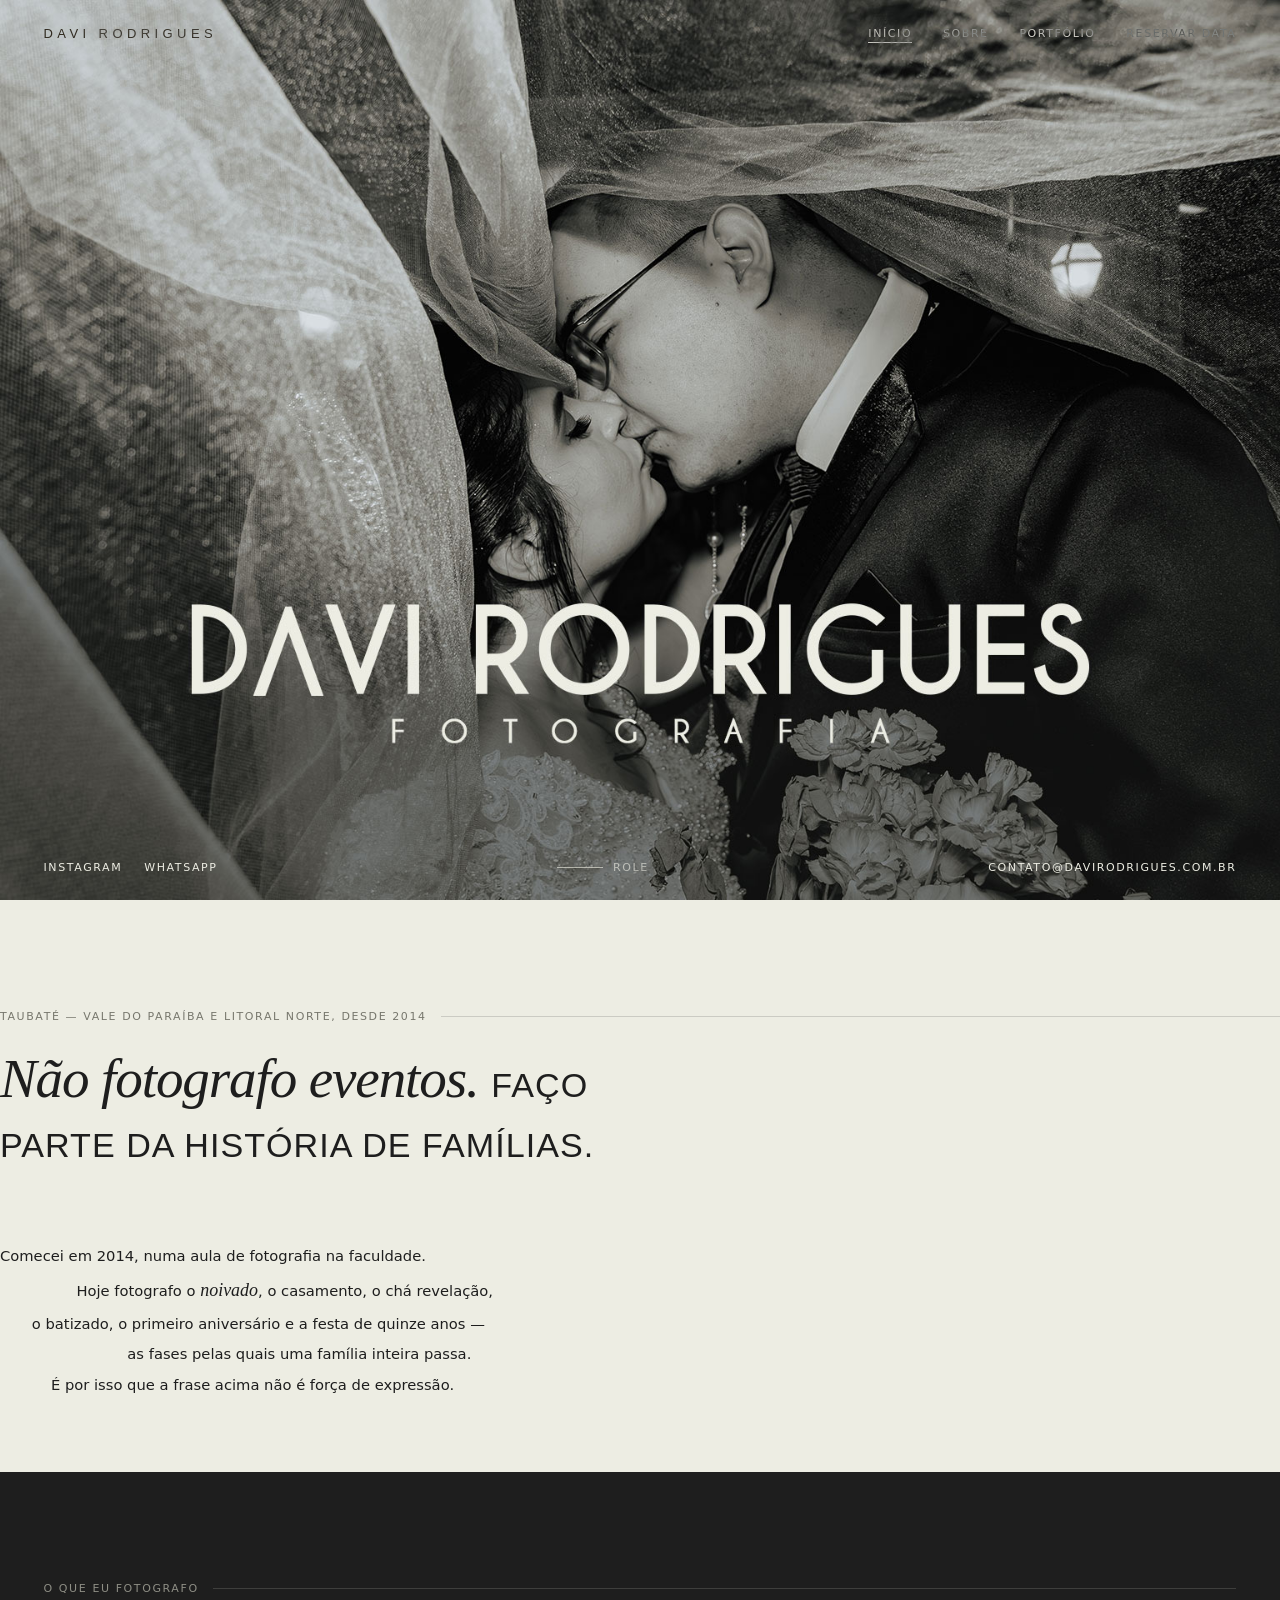
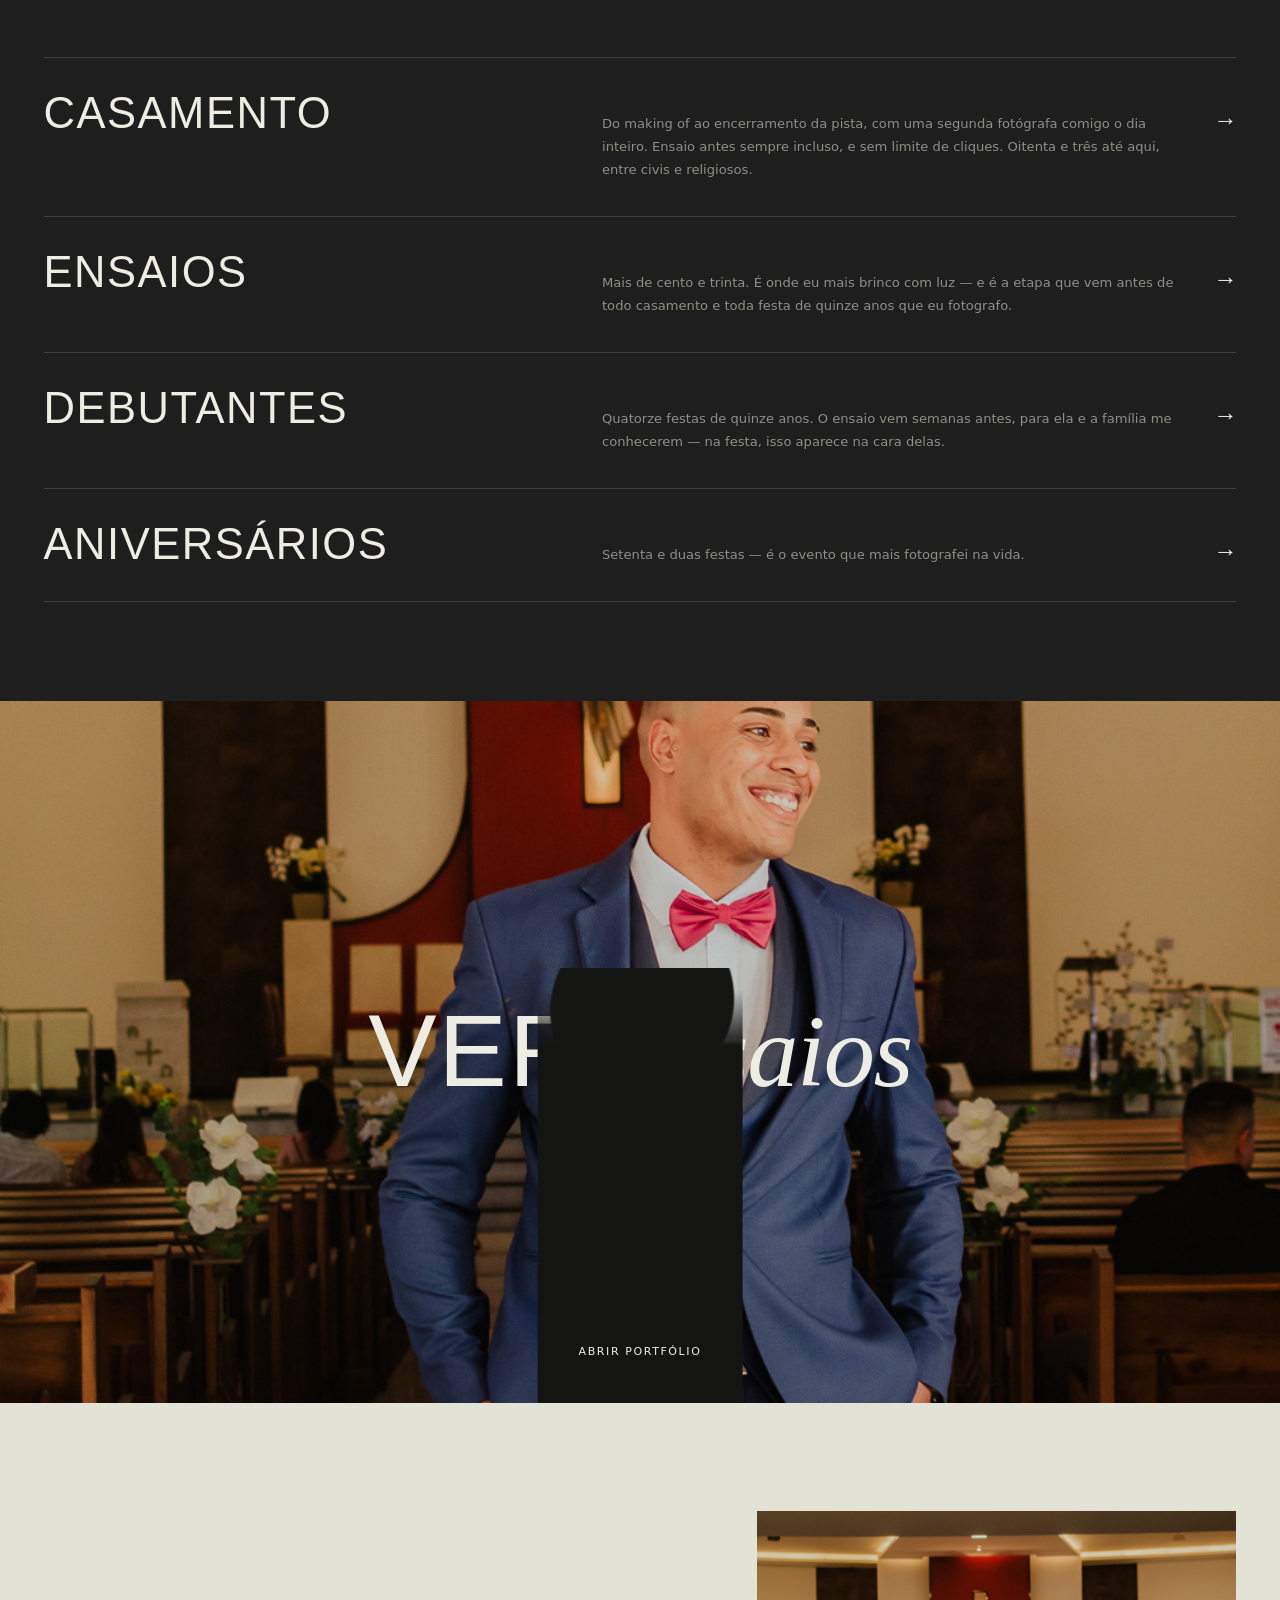
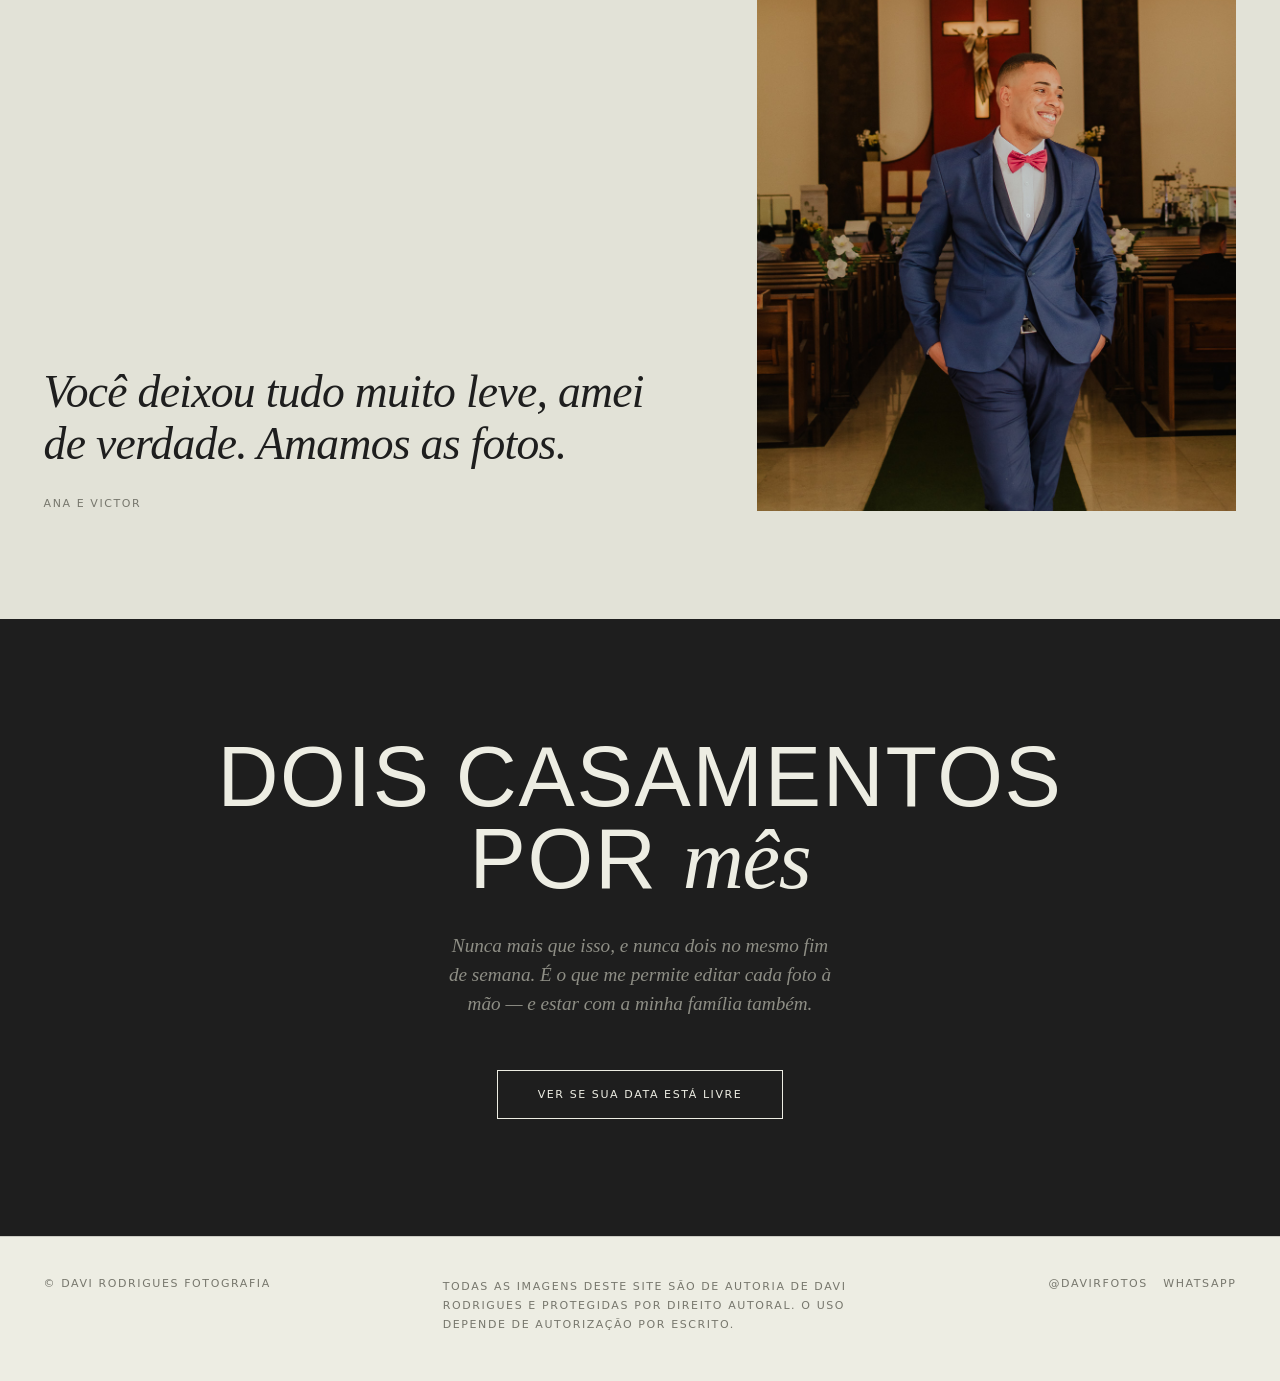
<file: index.html>
<!DOCTYPE html>
<html lang="pt-BR">
<head>
  <meta charset="utf-8">
  <meta name="viewport" content="width=device-width, initial-scale=1">
  <title>Davi Rodrigues Fotografia — Casamentos em Taubaté e no Vale do Paraíba</title>
  <meta name="description" content="Não fotografo eventos: faço parte da história de famílias. Fotografia de casamento em Taubaté, Vale do Paraíba e todo o Brasil, desde 2014.">
  <link rel="stylesheet" href="assets/css/site.css">
</head>
<body>

<header class="site-head">
  <a class="brand" href="index.html">Davi Rodrigues</a>
  <nav class="site-nav micro">
    <a class="lnk" href="index.html" aria-current="page">Início</a>
    <a class="lnk" href="sobre.html">Sobre</a>
    <a class="lnk" href="portfolio.html">Portfólio</a>
    <a class="lnk" href="contato.html">Reservar data</a>
  </nav>
</header>

<main>

  <section class="hero">
    <img class="hero-img" src="assets/img/hero.jpg"
         alt="Casal em silhueta diante de uma cruz de madeira iluminada por trás, em contraluz âmbar e turquesa"
         fetchpriority="high" decoding="async">

    <!-- O nome está embutido na foto, então o wordmark em HTML fica desativado
         para não duplicar. Quando existir uma versão da imagem SEM texto,
         reativar este bloco e remover a regra "contain" do site.css:

    <div class="hero-mark">
      <h1 class="name">Davi Rodrigues</h1>
      <p class="sub">Fotografia</p>
    </div>
    -->
    <h1 class="visually-hidden">Davi Rodrigues Fotografia</h1>

    <div class="hero-foot">
      <div class="set micro">
        <a class="lnk" href="https://instagram.com/davirfotos" target="_blank" rel="noopener">Instagram</a>
        <a class="lnk" href="https://wa.me/5512988275053" target="_blank" rel="noopener">WhatsApp</a>
      </div>
      <div class="hero-scroll micro"><i></i> Role</div>
      <a class="micro lnk" href="mailto:contato@davirodrigues.com.br">contato@davirodrigues.com.br</a>
    </div>
  </section>

  <section class="manifesto wrap rev">
    <p class="micro eyebrow">Taubaté — Vale do Paraíba e Litoral Norte, desde 2014</p>
    <p class="lead">Não fotografo eventos. <b>Faço parte da história de famílias.</b></p>
    <div class="stagger">
      <span>Comecei em 2014, numa aula de fotografia na faculdade.</span>
      <span>Hoje fotografo o <em>noivado</em>, o casamento, o chá revelação,</span>
      <span>o batizado, o primeiro aniversário e a festa de quinze anos —</span>
      <span>as fases pelas quais uma família inteira passa.</span>
      <span>É por isso que a frase acima não é força de expressão.</span>
    </div>
  </section>

  <section class="services inverted">
    <div class="wrap rev">
      <p class="micro eyebrow">O que eu fotografo</p>
      <ul class="svc-list">
        <li><a href="portfolio.html">
          <span class="svc-name">Casamento</span>
          <span class="svc-note">Do making of ao encerramento da pista, com uma segunda fotógrafa comigo o dia inteiro. Ensaio antes sempre incluso, e sem limite de cliques. Oitenta e três até aqui, entre civis e religiosos.</span>
          <span class="svc-arrow">&rarr;</span>
        </a></li>
        <li><a href="portfolio.html">
          <span class="svc-name">Ensaios</span>
          <span class="svc-note">Mais de cento e trinta. É onde eu mais brinco com luz — e é a etapa que vem antes de todo casamento e toda festa de quinze anos que eu fotografo.</span>
          <span class="svc-arrow">&rarr;</span>
        </a></li>
        <li><a href="portfolio.html">
          <span class="svc-name">Debutantes</span>
          <span class="svc-note">Quatorze festas de quinze anos. O ensaio vem semanas antes, para ela e a família me conhecerem — na festa, isso aparece na cara delas.</span>
          <span class="svc-arrow">&rarr;</span>
        </a></li>
        <li><a href="portfolio.html">
          <span class="svc-name">Aniversários</span>
          <span class="svc-note">Setenta e duas festas — é o evento que mais fotografei na vida.</span>
          <span class="svc-arrow">&rarr;</span>
        </a></li>
      </ul>
    </div>
  </section>

  <section class="band">
    <div class="ph"><img src="assets/img/exemplo-casamento.jpg" alt="Noivo caminhando pela nave da igreja"></div>
    <div class="band-type"><p class="mixed">Ver <em>ensaios</em></p></div>
    <div class="band-cutout" aria-hidden="true"></div>
    <a class="band-cta micro lnk" href="portfolio.html">Abrir portfólio</a>
  </section>

  <section class="quote">
    <div class="wrap rev">
      <div class="grid">
        <figure style="margin:0">
          <blockquote>Você deixou tudo muito leve, amei de verdade. Amamos as fotos.</blockquote>
          <figcaption class="micro">Ana e Victor</figcaption>
        </figure>
        <div class="ph"><img src="assets/img/exemplo-casamento.jpg" alt=""></div>
      </div>
    </div>
  </section>

  <section class="cta inverted">
    <div class="wrap rev">
      <p class="mixed">Dois casamentos por <em>mês</em></p>
      <p class="note">Nunca mais que isso, e nunca dois no mesmo fim de semana. É o que me permite editar cada foto à mão — e estar com a minha família também.</p>
      <a class="go micro" href="https://wa.me/5512988275053" target="_blank" rel="noopener">Ver se sua data está livre</a>
    </div>
  </section>

</main>

<footer class="site-foot">
  <div class="wrap row">
    <p class="micro" style="margin:0">&copy; Davi Rodrigues Fotografia</p>
    <p class="micro micro-light legal" style="margin:0">Todas as imagens deste site são de autoria de Davi Rodrigues e protegidas por direito autoral. O uso depende de autorização por escrito.</p>
    <p class="micro" style="margin:0">
      <a class="lnk" href="https://instagram.com/davirfotos" target="_blank" rel="noopener">@davirfotos</a> &nbsp;
      <a class="lnk" href="https://wa.me/5512988275053" target="_blank" rel="noopener">WhatsApp</a>
    </p>
  </div>
</footer>

<script src="assets/js/site.js"></script>
</body>
</html>
</file>
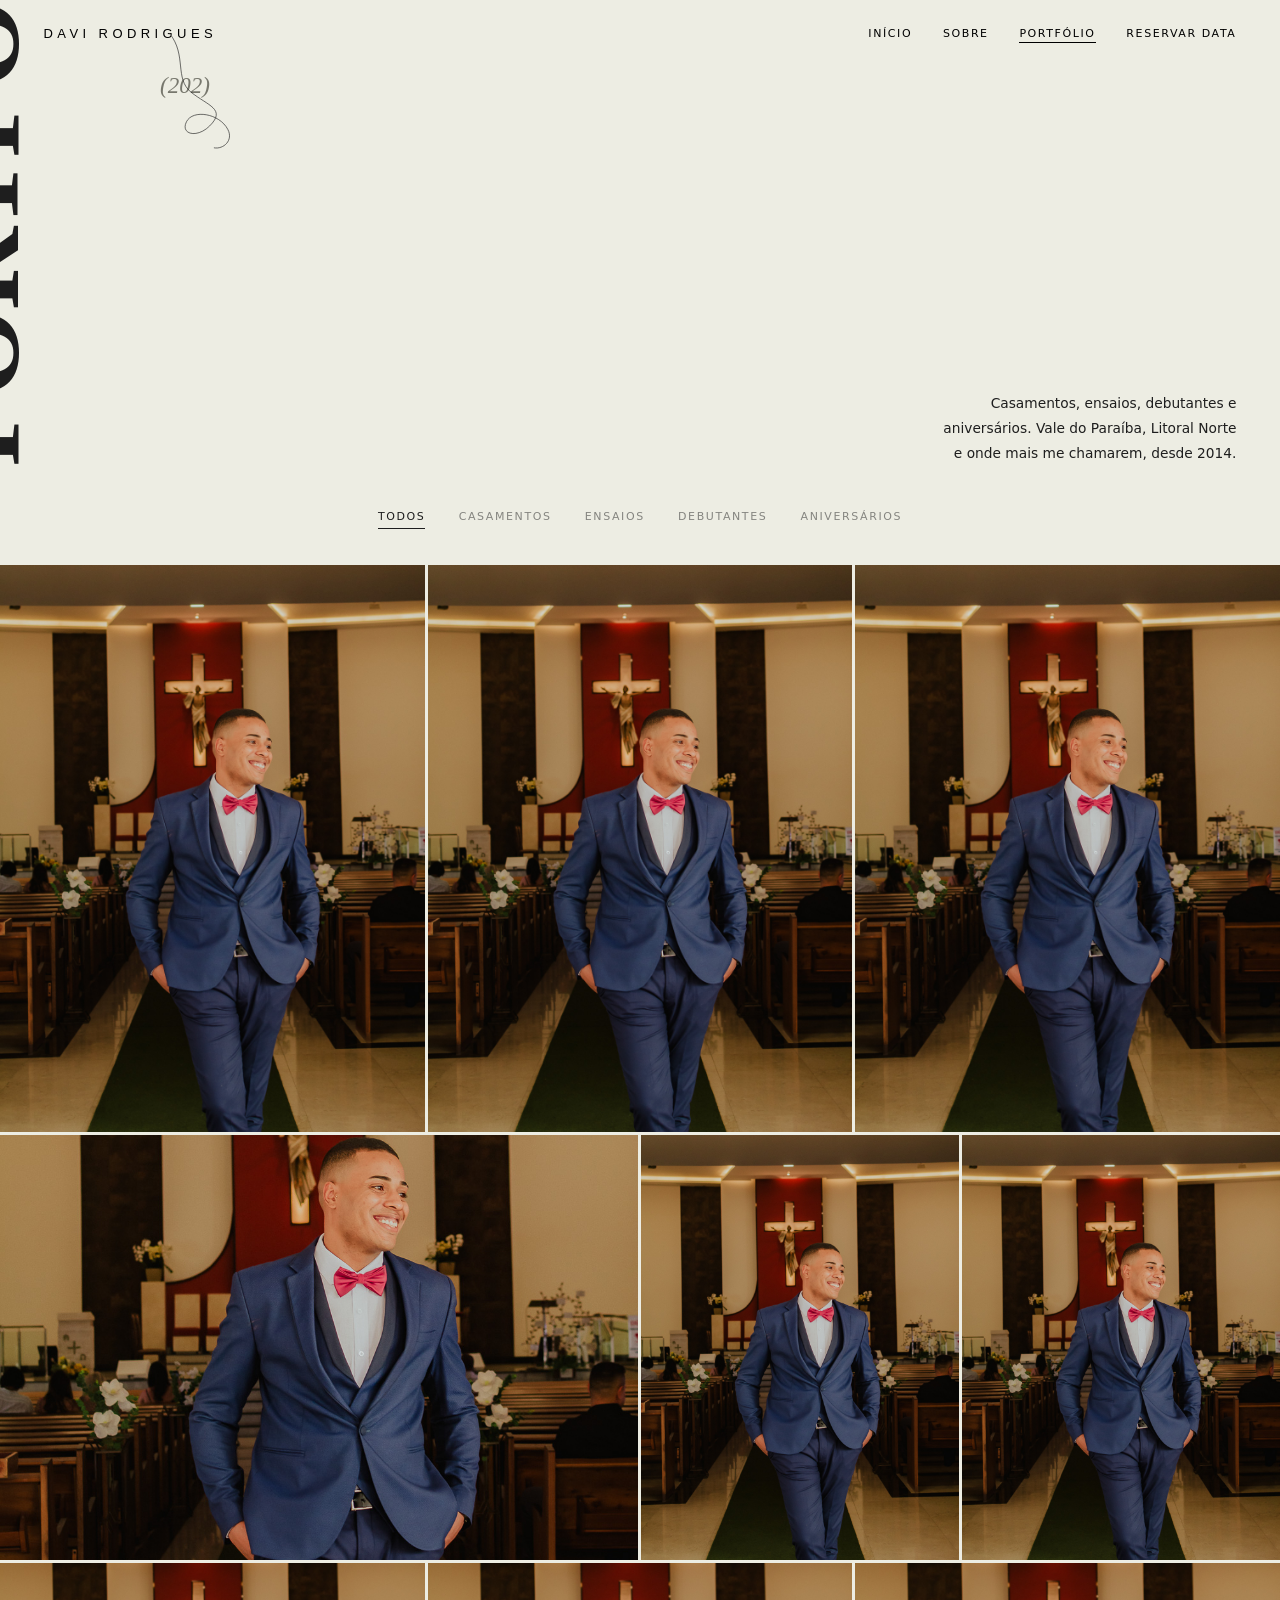
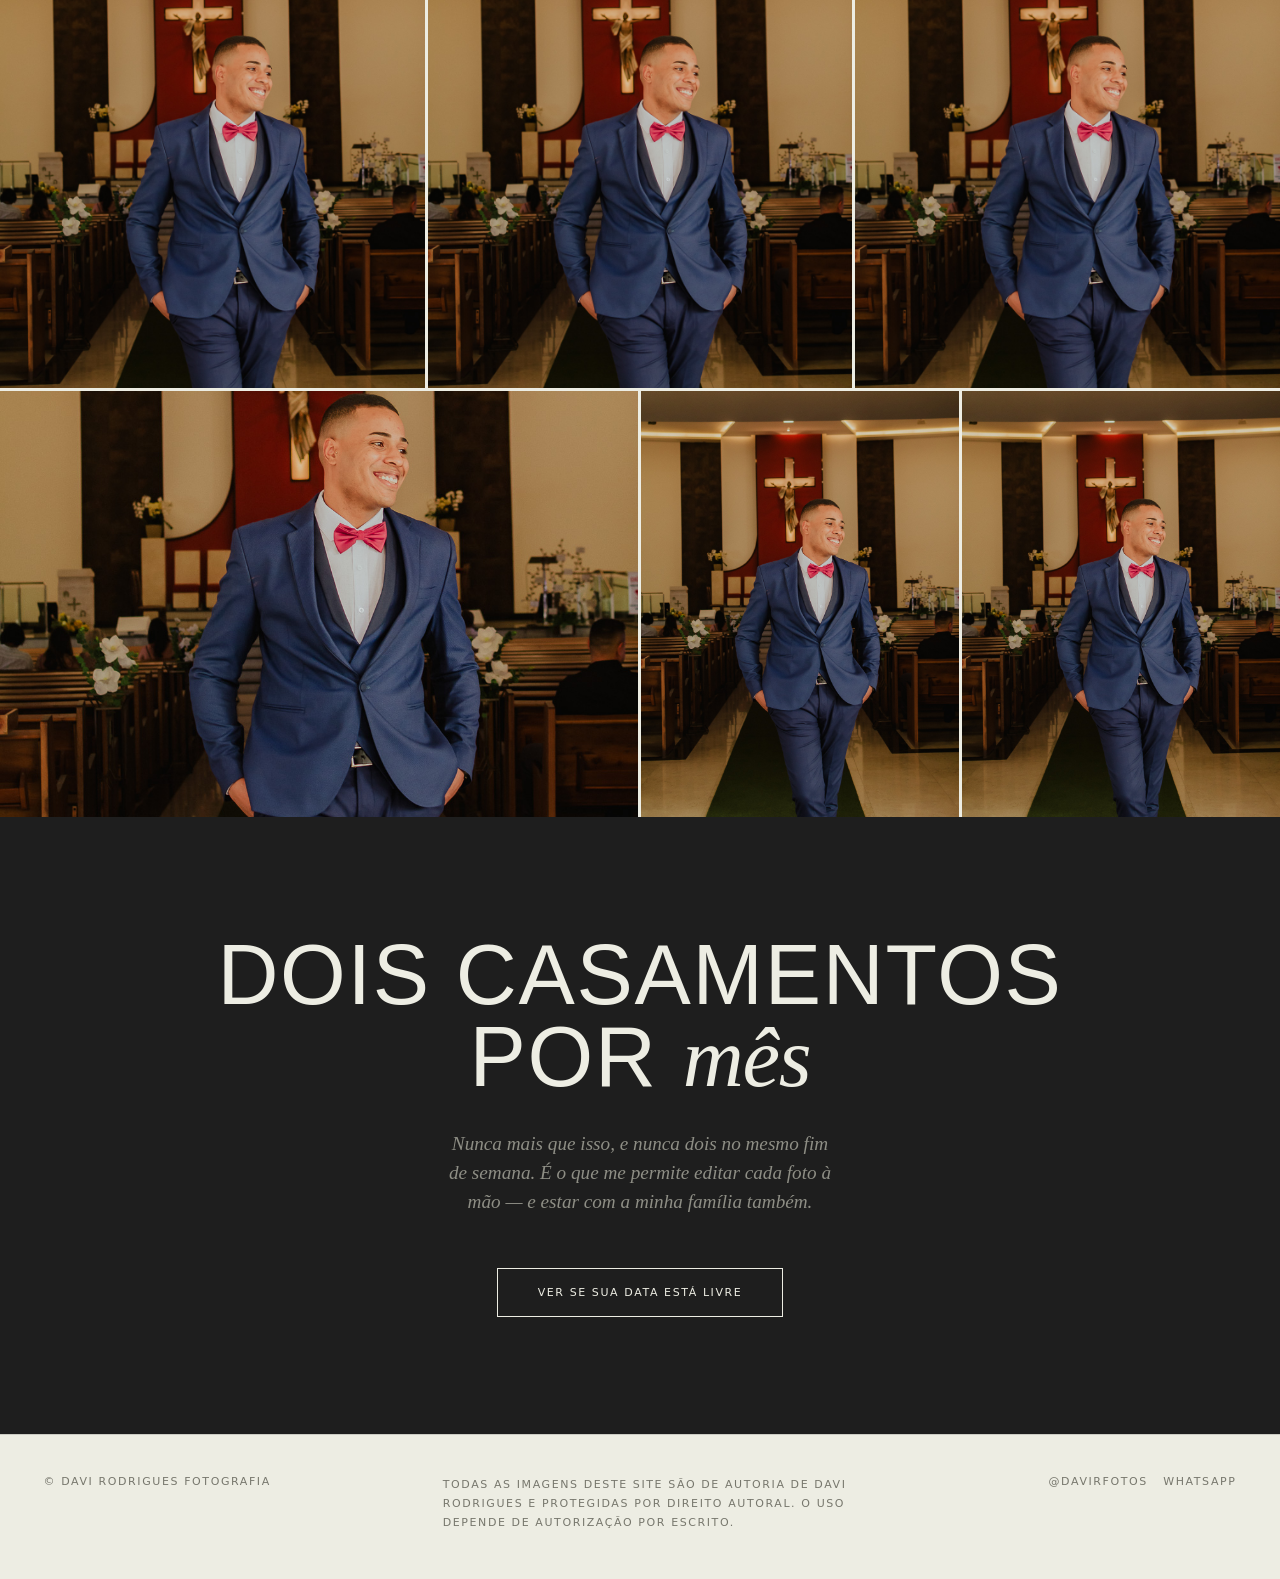
<file: portfolio.html>
<!DOCTYPE html>
<html lang="pt-BR">
<head>
  <meta charset="utf-8">
  <meta name="viewport" content="width=device-width, initial-scale=1">
  <title>Portfólio — Davi Rodrigues Fotografia</title>
  <meta name="description" content="Casamentos, ensaios, debutantes e aniversários fotografados por Davi Rodrigues no Vale do Paraíba e Litoral Norte.">
  <link rel="stylesheet" href="assets/css/site.css">
</head>
<body>

<header class="site-head">
  <a class="brand" href="index.html">Davi Rodrigues</a>
  <nav class="site-nav micro">
    <a class="lnk" href="index.html">Início</a>
    <a class="lnk" href="sobre.html">Sobre</a>
    <a class="lnk" href="portfolio.html" aria-current="page">Portfólio</a>
    <a class="lnk" href="contato.html">Reservar data</a>
  </nav>
</header>

<main>

  <section class="pf-head wrap">
    <div class="pf-title">
      <h1>Portfólio</h1>
      <p class="count">(202)</p>
    </div>

    <p class="pf-lede">Casamentos, ensaios, debutantes e aniversários. Vale do Paraíba, Litoral Norte e onde mais me chamarem, desde 2014.</p>

    <div class="ink draw" style="--len:1000" aria-hidden="true">
      <svg viewBox="0 0 200 300" fill="none">
        <path pathLength="1000" d="M18 12C58 62 28 118 68 150c40 32 84 40 44 80-30 30-70 20-55-10 15-30 78-20 98 18 14 26-10 48-32 44"/>
      </svg>
    </div>

  </section>

  <div class="wrap">
    <div class="pf-filters" role="group" aria-label="Filtrar portfólio">
      <button type="button" data-filter="todos" aria-pressed="true">Todos</button>
      <button type="button" data-filter="casamento" aria-pressed="false">Casamentos</button>
      <button type="button" data-filter="ensaio" aria-pressed="false">Ensaios</button>
      <button type="button" data-filter="debutante" aria-pressed="false">Debutantes</button>
      <button type="button" data-filter="aniversario" aria-pressed="false">Aniversários</button>
    </div>
  </div>

  <!-- Nomes dos casais e cidades são PLACEHOLDER, exceto Ana e Victor.
       Trocar por ensaios reais ao publicar. -->
  <div class="pf-grid" id="pf-grid">

    <figure class="pf-item w4 tall" data-cat="casamento">
      <div class="ph"><img src="assets/img/exemplo-casamento.jpg" alt="Noivo caminhando pela nave da igreja"></div>
      <figcaption>
        <span class="who">Ana e Victor</span>
        <span class="where micro">Casamento &mdash; Taubaté</span>
      </figcaption>
      <a href="#" aria-label="Ver o casamento de Ana e Victor"></a>
    </figure>

    <figure class="pf-item w4 wide" data-cat="casamento">
      <div class="ph"><img src="assets/img/exemplo-casamento.jpg" alt=""></div>
      <figcaption>
        <span class="who">Casal</span>
        <span class="where micro">Casamento &mdash; São José dos Campos</span>
      </figcaption>
      <a href="#" aria-label="Ver ensaio"></a>
    </figure>

    <figure class="pf-item w4 tall" data-cat="ensaio">
      <div class="ph"><img src="assets/img/exemplo-casamento.jpg" alt=""></div>
      <figcaption>
        <span class="who">Casal</span>
        <span class="where micro">Ensaio &mdash; Tremembé</span>
      </figcaption>
      <a href="#" aria-label="Ver ensaio"></a>
    </figure>

    <figure class="pf-item w6 wide" data-cat="casamento">
      <div class="ph"><img src="assets/img/exemplo-casamento.jpg" alt=""></div>
      <figcaption>
        <span class="who">Casal</span>
        <span class="where micro">Casamento &mdash; Pindamonhangaba</span>
      </figcaption>
      <a href="#" aria-label="Ver ensaio"></a>
    </figure>

    <figure class="pf-item w3 tall" data-cat="debutante">
      <div class="ph"><img src="assets/img/exemplo-casamento.jpg" alt=""></div>
      <figcaption>
        <span class="who">Debutante</span>
        <span class="where micro">15 anos &mdash; Caçapava</span>
      </figcaption>
      <a href="#" aria-label="Ver ensaio"></a>
    </figure>

    <figure class="pf-item w3 tall" data-cat="ensaio">
      <div class="ph"><img src="assets/img/exemplo-casamento.jpg" alt=""></div>
      <figcaption>
        <span class="who">Casal</span>
        <span class="where micro">Pré-wedding &mdash; Caraguatatuba</span>
      </figcaption>
      <a href="#" aria-label="Ver ensaio"></a>
    </figure>

    <figure class="pf-item w4 square" data-cat="aniversario">
      <div class="ph"><img src="assets/img/exemplo-casamento.jpg" alt=""></div>
      <figcaption>
        <span class="who">Aniversário</span>
        <span class="where micro">Festa &mdash; Taubaté</span>
      </figcaption>
      <a href="#" aria-label="Ver ensaio"></a>
    </figure>

    <figure class="pf-item w4 square" data-cat="casamento">
      <div class="ph"><img src="assets/img/exemplo-casamento.jpg" alt=""></div>
      <figcaption>
        <span class="who">Casal</span>
        <span class="where micro">Casamento civil &mdash; Jacareí</span>
      </figcaption>
      <a href="#" aria-label="Ver ensaio"></a>
    </figure>

    <figure class="pf-item w4 square" data-cat="ensaio">
      <div class="ph"><img src="assets/img/exemplo-casamento.jpg" alt=""></div>
      <figcaption>
        <span class="who">Casal</span>
        <span class="where micro">Ensaio &mdash; Ubatuba</span>
      </figcaption>
      <a href="#" aria-label="Ver ensaio"></a>
    </figure>

    <figure class="pf-item w6 wide" data-cat="casamento">
      <div class="ph"><img src="assets/img/exemplo-casamento.jpg" alt=""></div>
      <figcaption>
        <span class="who">Casal</span>
        <span class="where micro">Casamento &mdash; Campos do Jordão</span>
      </figcaption>
      <a href="#" aria-label="Ver ensaio"></a>
    </figure>

    <figure class="pf-item w3 tall" data-cat="debutante">
      <div class="ph"><img src="assets/img/exemplo-casamento.jpg" alt=""></div>
      <figcaption>
        <span class="who">Debutante</span>
        <span class="where micro">15 anos &mdash; Taubaté</span>
      </figcaption>
      <a href="#" aria-label="Ver ensaio"></a>
    </figure>

    <figure class="pf-item w3 tall" data-cat="aniversario">
      <div class="ph"><img src="assets/img/exemplo-casamento.jpg" alt=""></div>
      <figcaption>
        <span class="who">Aniversário</span>
        <span class="where micro">Festa infantil &mdash; São José dos Campos</span>
      </figcaption>
      <a href="#" aria-label="Ver ensaio"></a>
    </figure>

  </div>

  <p class="pf-empty micro" id="pf-empty" hidden>Nada nessa categoria ainda.</p>

  <section class="cta inverted">
    <div class="wrap rev">
      <p class="mixed">Dois casamentos por <em>mês</em></p>
      <p class="note">Nunca mais que isso, e nunca dois no mesmo fim de semana. É o que me permite editar cada foto à mão — e estar com a minha família também.</p>
      <a class="go micro" href="https://wa.me/5512988275053" target="_blank" rel="noopener">Ver se sua data está livre</a>
    </div>
  </section>

</main>

<footer class="site-foot">
  <div class="wrap row">
    <p class="micro" style="margin:0">&copy; Davi Rodrigues Fotografia</p>
    <p class="micro micro-light legal" style="margin:0">Todas as imagens deste site são de autoria de Davi Rodrigues e protegidas por direito autoral. O uso depende de autorização por escrito.</p>
    <p class="micro" style="margin:0">
      <a class="lnk" href="https://instagram.com/davirfotos" target="_blank" rel="noopener">@davirfotos</a> &nbsp;
      <a class="lnk" href="https://wa.me/5512988275053" target="_blank" rel="noopener">WhatsApp</a>
    </p>
  </div>
</footer>

<script src="assets/js/site.js"></script>
</body>
</html>
</file>
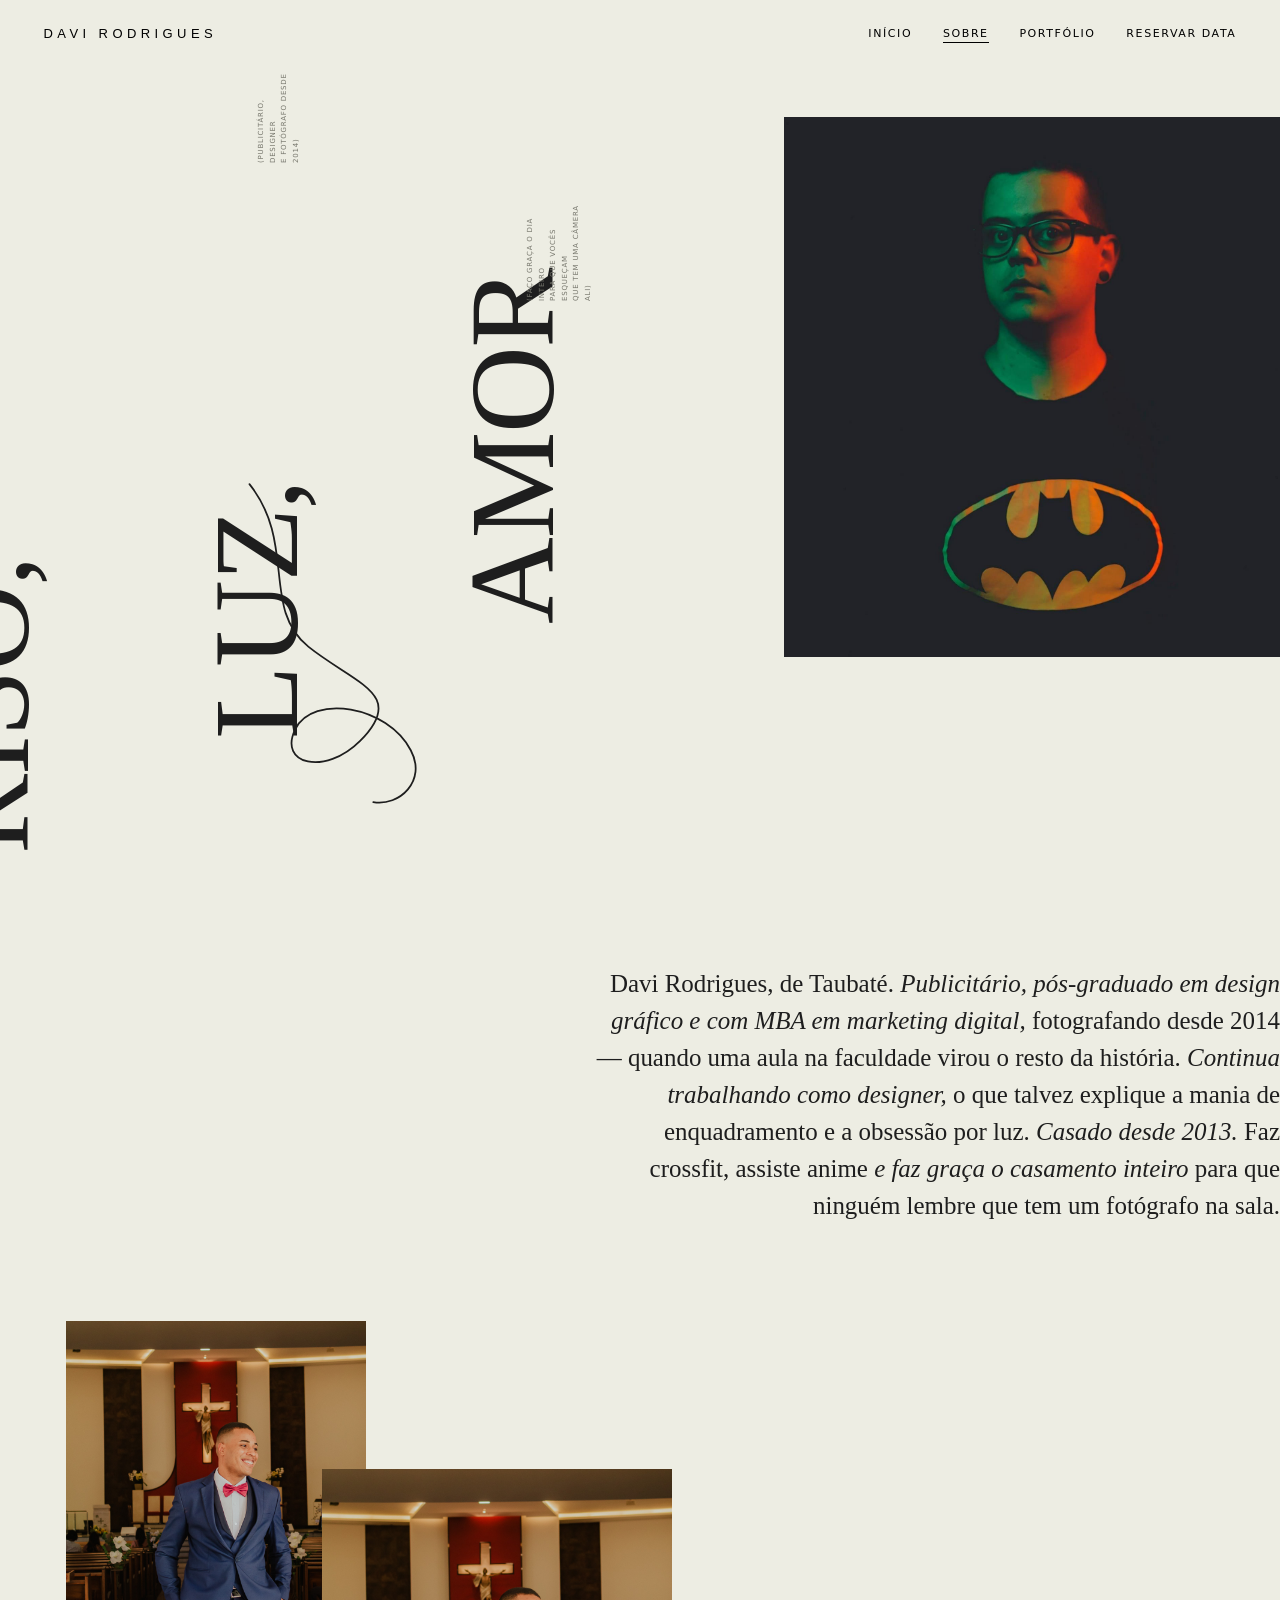
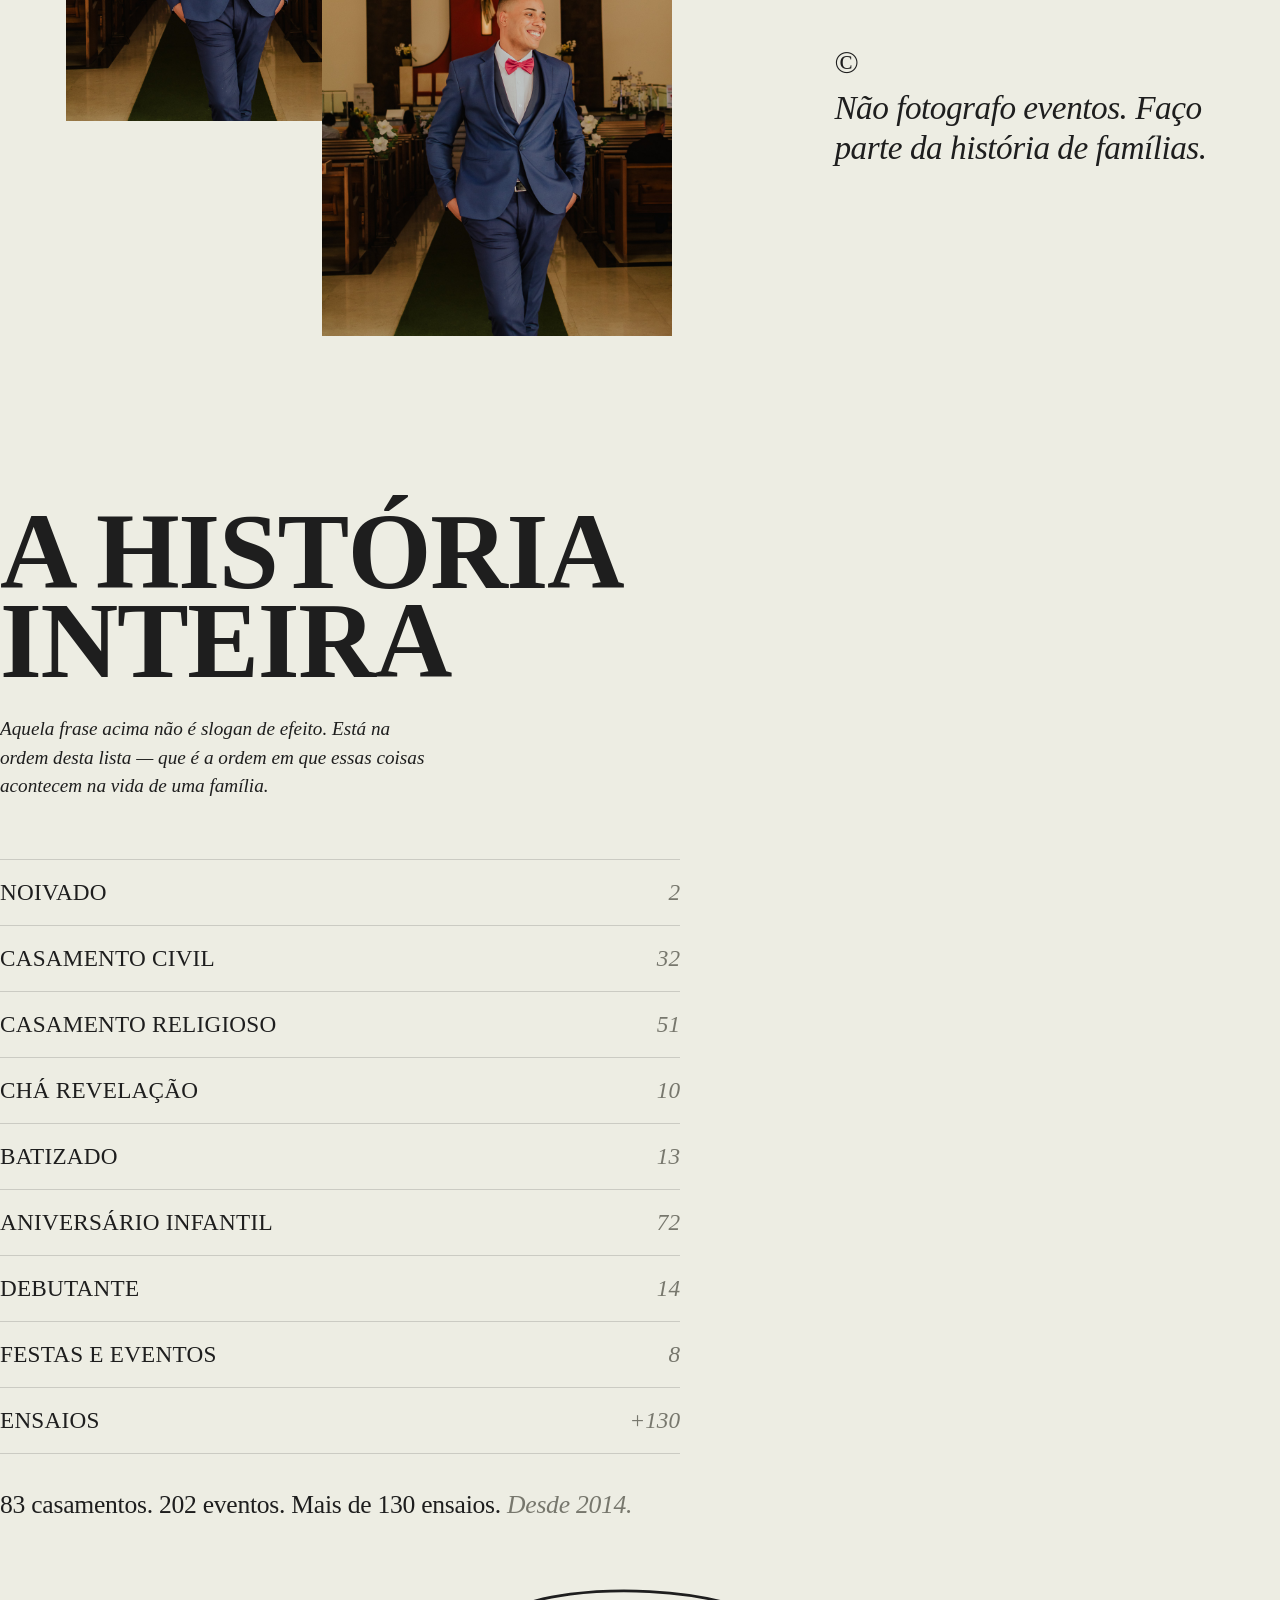
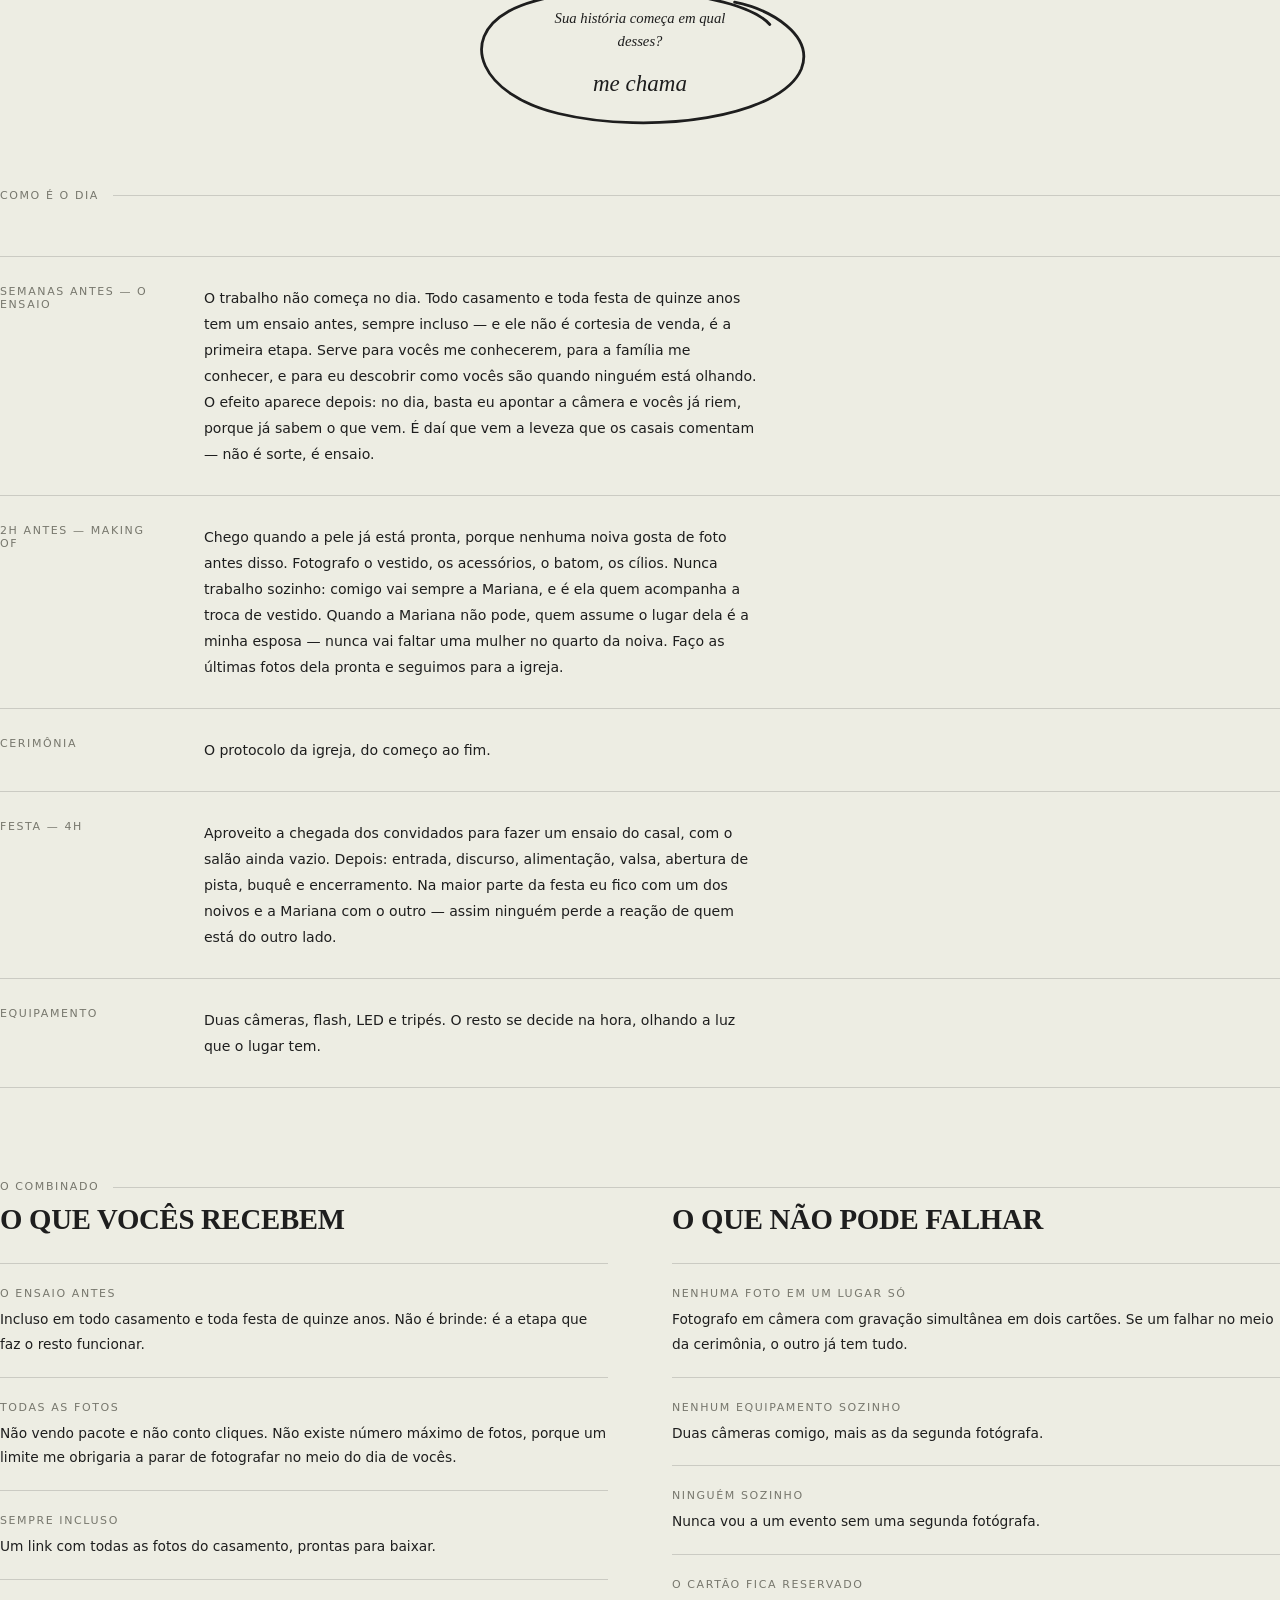
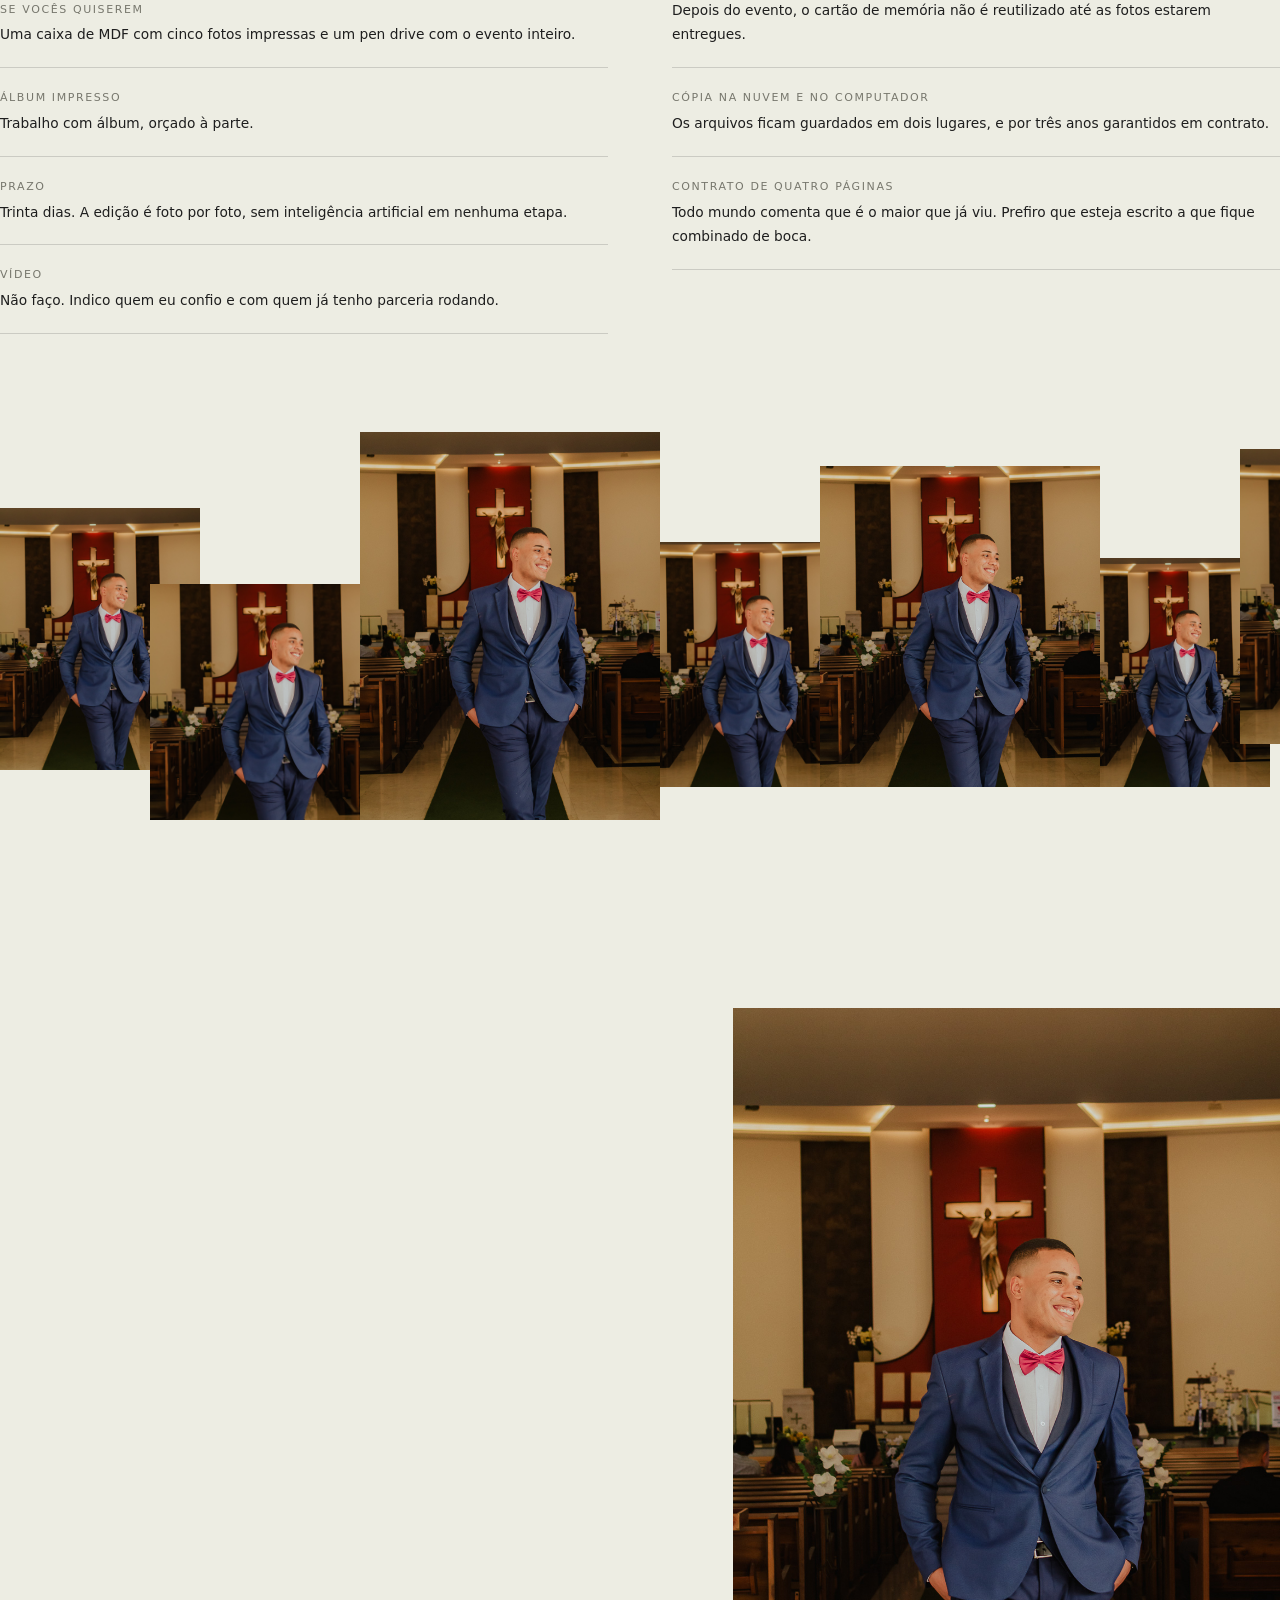
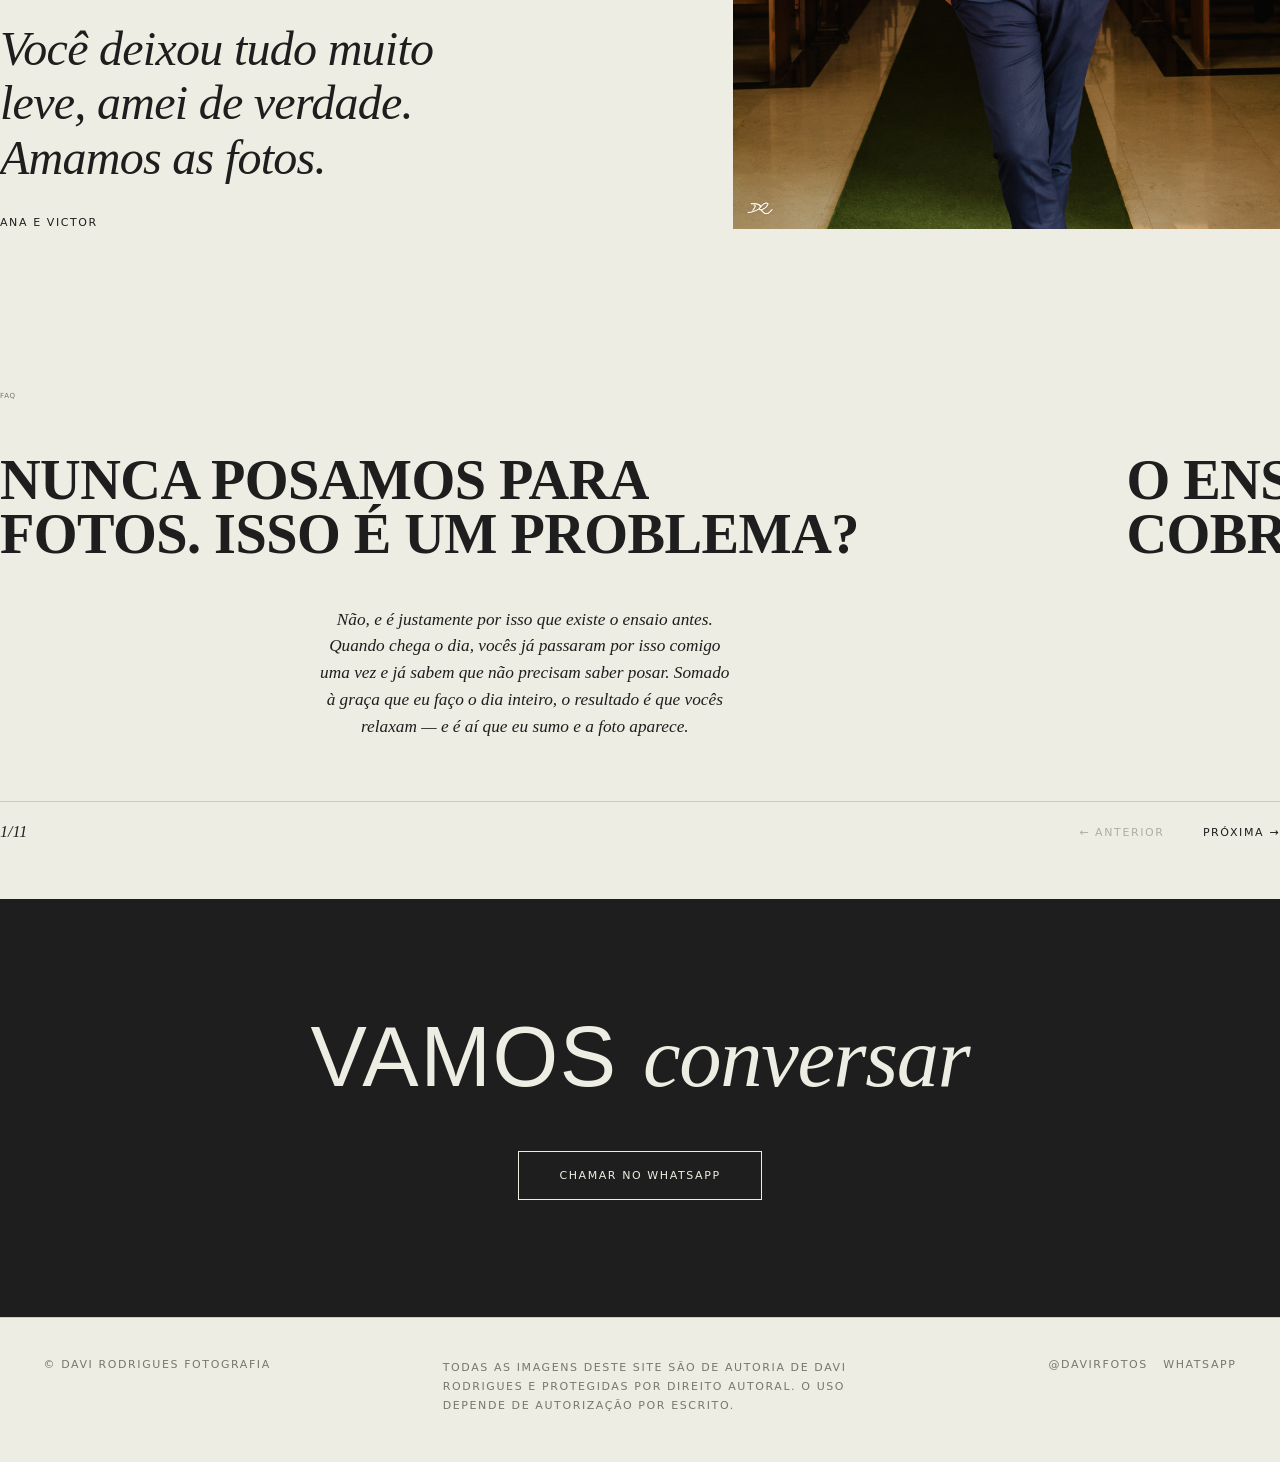
<file: sobre.html>
<!DOCTYPE html>
<html lang="pt-BR">
<head>
  <meta charset="utf-8">
  <meta name="viewport" content="width=device-width, initial-scale=1">
  <title>Sobre — Davi Rodrigues Fotografia</title>
  <meta name="description" content="Davi Rodrigues, fotógrafo em Taubaté/SP desde 2014. Não fotografo eventos: faço parte da história de famílias.">
  <link rel="stylesheet" href="assets/css/site.css">
</head>
<body>

<header class="site-head">
  <a class="brand" href="index.html">Davi Rodrigues</a>
  <nav class="site-nav micro">
    <a class="lnk" href="index.html">Início</a>
    <a class="lnk" href="sobre.html" aria-current="page">Sobre</a>
    <a class="lnk" href="portfolio.html">Portfólio</a>
    <a class="lnk" href="contato.html">Reservar data</a>
  </nav>
</header>

<main>

  <section class="ab wrap">
    <div class="ab-stage">
      <div class="ab-words">
        <p class="ab-word w1">Riso,</p>
        <p class="ab-word w2">Luz,</p>
        <p class="ab-word w3">Amor</p>
      </div>

      <p class="ab-note n1">(publicitário, designer<br>e fotógrafo desde 2014)</p>
      <p class="ab-note n2">(faço graça o dia inteiro<br>para que vocês esqueçam<br>que tem uma câmera ali)</p>

      <div class="ink draw" style="--len:1000" aria-hidden="true">
        <svg viewBox="0 0 200 300" fill="none">
          <path pathLength="1000" d="M18 12C58 62 28 118 68 150c40 32 84 40 44 80-30 30-70 20-55-10 15-30 78-20 98 18 14 26-10 48-32 44"/>
        </svg>
      </div>

      <figure class="ab-photo">
        <div class="ph"><img src="assets/img/davi.jpg" alt="Retrato de Davi Rodrigues sob luz dividida em verde e laranja"></div>
      </figure>
    </div>
  </section>

  <section class="ab-intro wrap rev">
    <p>Davi Rodrigues, de Taubaté. <em>Publicitário, pós-graduado em design gráfico e com MBA em marketing digital,</em> fotografando desde 2014 — quando uma aula na faculdade virou o resto da história. <em>Continua trabalhando como designer,</em> o que talvez explique a mania de enquadramento e a obsessão por luz. <em>Casado desde 2013.</em> Faz crossfit, assiste anime <em>e faz graça o casamento inteiro</em> para que ninguém lembre que tem um fotógrafo na sala.</p>
  </section>

  <section class="ab-pair wrap rev">
    <figure class="fr a"><div class="ph"><img src="assets/img/exemplo-casamento.jpg" alt="Noivo caminhando pela nave da igreja"></div></figure>
    <figure class="fr b"><div class="ph"><img src="assets/img/exemplo-casamento.jpg" alt="Detalhe da cerimônia"></div></figure>
    <div class="ab-credo">
      <span class="mark">&copy;</span>
      <p class="slogan">Não fotografo eventos. Faço parte da história de famílias.</p>
    </div>
  </section>

  <section class="ab-arc wrap rev">
    <h2>A história<br>inteira</h2>
    <p class="lede">Aquela frase acima não é slogan de efeito. Está na ordem desta lista — que é a ordem em que essas coisas acontecem na vida de uma família.</p>
    <ol>
      <li><span class="lab">Noivado</span><span class="num">2</span></li>
      <li><span class="lab">Casamento civil</span><span class="num">32</span></li>
      <li><span class="lab">Casamento religioso</span><span class="num">51</span></li>
      <li><span class="lab">Chá revelação</span><span class="num">10</span></li>
      <li><span class="lab">Batizado</span><span class="num">13</span></li>
      <li><span class="lab">Aniversário infantil</span><span class="num">72</span></li>
      <li><span class="lab">Debutante</span><span class="num">14</span></li>
      <li><span class="lab">Festas e eventos</span><span class="num">8</span></li>
      <li><span class="lab">Ensaios</span><span class="num">+130</span></li>
    </ol>
    <p class="ab-total">83 casamentos. 202 eventos. Mais de 130 ensaios. <em>Desde 2014.</em></p>

    <div class="ab-send">
      <p class="q">Sua história começa em qual desses?</p>
      <a class="go" href="https://wa.me/5512988275053" target="_blank" rel="noopener">me chama</a>
      <div class="ink" aria-hidden="true">
        <svg viewBox="0 0 200 90" fill="none">
          <path d="M170 28C152 8 62 3 29 21 2 36 14 66 56 76c50 12 120 2 131-24 7-18-16-32-36-36"/>
        </svg>
      </div>
    </div>
  </section>

  <section class="ab-day wrap rev">
    <p class="micro eyebrow">Como é o dia</p>
    <ol>
      <li>
        <span class="t micro">Semanas antes — o ensaio</span>
        <p class="d">O trabalho não começa no dia. <strong>Todo casamento e toda festa de quinze anos tem um ensaio antes, sempre incluso</strong> — e ele não é cortesia de venda, é a primeira etapa. Serve para vocês me conhecerem, para a família me conhecer, e para eu descobrir como vocês são quando ninguém está olhando. O efeito aparece depois: no dia, basta eu apontar a câmera e vocês já riem, porque já sabem o que vem. É daí que vem a leveza que os casais comentam — não é sorte, é ensaio.</p>
      </li>
      <li>
        <span class="t micro">2h antes — making of</span>
        <p class="d">Chego quando a pele já está pronta, porque nenhuma noiva gosta de foto antes disso. Fotografo o vestido, os acessórios, o batom, os cílios. <strong>Nunca trabalho sozinho:</strong> comigo vai sempre a Mariana, e é ela quem acompanha a troca de vestido. Quando a Mariana não pode, quem assume o lugar dela é a minha esposa — nunca vai faltar uma mulher no quarto da noiva. Faço as últimas fotos dela pronta e seguimos para a igreja.</p>
      </li>
      <li>
        <span class="t micro">Cerimônia</span>
        <p class="d">O protocolo da igreja, do começo ao fim.</p>
      </li>
      <li>
        <span class="t micro">Festa — 4h</span>
        <p class="d">Aproveito a chegada dos convidados para fazer um ensaio do casal, com o salão ainda vazio. Depois: entrada, discurso, alimentação, valsa, abertura de pista, buquê e encerramento. Na maior parte da festa eu fico com um dos noivos e a Mariana com o outro — assim ninguém perde a reação de quem está do outro lado.</p>
      </li>
      <li>
        <span class="t micro">Equipamento</span>
        <p class="d">Duas câmeras, flash, LED e tripés. O resto se decide na hora, olhando a luz que o lugar tem.</p>
      </li>
    </ol>
  </section>

  <section class="ab-deal wrap rev">
    <p class="micro eyebrow">O combinado</p>
    <div class="cols">
      <div>
        <h3>O que vocês recebem</h3>
        <ul>
          <li><strong>O ensaio antes</strong>Incluso em todo casamento e toda festa de quinze anos. Não é brinde: é a etapa que faz o resto funcionar.</li>
          <li><strong>Todas as fotos</strong>Não vendo pacote e não conto cliques. Não existe número máximo de fotos, porque um limite me obrigaria a parar de fotografar no meio do dia de vocês.</li>
          <li><strong>Sempre incluso</strong>Um link com todas as fotos do casamento, prontas para baixar.</li>
          <li><strong>Se vocês quiserem</strong>Uma caixa de MDF com cinco fotos impressas e um pen drive com o evento inteiro.</li>
          <li><strong>Álbum impresso</strong>Trabalho com álbum, orçado à parte.</li>
          <li><strong>Prazo</strong>Trinta dias. A edição é foto por foto, sem inteligência artificial em nenhuma etapa.</li>
          <li><strong>Vídeo</strong>Não faço. Indico quem eu confio e com quem já tenho parceria rodando.</li>
        </ul>
      </div>
      <div>
        <h3>O que não pode falhar</h3>
        <ul>
          <li><strong>Nenhuma foto em um lugar só</strong>Fotografo em câmera com gravação simultânea em dois cartões. Se um falhar no meio da cerimônia, o outro já tem tudo.</li>
          <li><strong>Nenhum equipamento sozinho</strong>Duas câmeras comigo, mais as da segunda fotógrafa.</li>
          <li><strong>Ninguém sozinho</strong>Nunca vou a um evento sem uma segunda fotógrafa.</li>
          <li><strong>O cartão fica reservado</strong>Depois do evento, o cartão de memória não é reutilizado até as fotos estarem entregues.</li>
          <li><strong>Cópia na nuvem e no computador</strong>Os arquivos ficam guardados em dois lugares, e por três anos garantidos em contrato.</li>
          <li><strong>Contrato de quatro páginas</strong>Todo mundo comenta que é o maior que já viu. Prefiro que esteja escrito a que fique combinado de boca.</li>
        </ul>
      </div>
    </div>
  </section>

  <div class="ab-strip">
    <div class="track">
      <div class="it i1"><div class="ph"><img src="assets/img/exemplo-casamento.jpg" alt=""></div></div>
      <div class="it i2"><div class="ph"><img src="assets/img/exemplo-casamento.jpg" alt=""></div></div>
      <div class="it i3"><div class="ph"><img src="assets/img/exemplo-casamento.jpg" alt=""></div></div>
      <div class="it i4"><div class="ph"><img src="assets/img/exemplo-casamento.jpg" alt=""></div></div>
      <div class="it i5"><div class="ph"><img src="assets/img/exemplo-casamento.jpg" alt=""></div></div>
      <div class="it i6"><div class="ph"><img src="assets/img/exemplo-casamento.jpg" alt=""></div></div>
      <div class="it i7"><div class="ph"><img src="assets/img/exemplo-casamento.jpg" alt=""></div></div>
    </div>
  </div>

  <section class="ab-said wrap rev">
    <div class="grid">
      <figure style="margin:0">
        <blockquote>Você deixou tudo muito leve, amei de verdade. Amamos as fotos.</blockquote>
        <cite class="micro">Ana e Victor</cite>
      </figure>
      <div class="ph"><img src="assets/img/exemplo-casamento.jpg" alt=""></div>
    </div>
  </section>

  <section class="ab-faq wrap rev">
    <p class="ab-note">FAQ</p>
    <div class="vp">
      <div class="track" id="faq-track">
        <div class="slide">
          <h3 class="q">Nunca posamos para fotos. Isso é um problema?</h3>
          <p class="a">Não, e é justamente por isso que existe o ensaio antes. Quando chega o dia, vocês já passaram por isso comigo uma vez e já sabem que não precisam saber posar. Somado à graça que eu faço o dia inteiro, o resultado é que vocês relaxam — e é aí que eu sumo e a foto aparece.</p>
        </div>
        <div class="slide">
          <h3 class="q">O ensaio antes é cobrado à parte?</h3>
          <p class="a">Não. Ele já está incluso em todo casamento e em toda festa de quinze anos — e não como brinde, mas porque o trabalho precisa dele. Sem o ensaio, no dia do evento eu ainda seria um estranho apontando uma câmera. Com ele, sou alguém que vocês já conhecem.</p>
        </div>
        <div class="slide">
          <h3 class="q">Quantas fotos nós recebemos?</h3>
          <p class="a">Não existe número. Eu não vendo pacote nem conto cliques — um limite me obrigaria a parar de fotografar no meio do dia de vocês, e isso não faz sentido nenhum. Vocês recebem tudo.</p>
        </div>
        <div class="slide">
          <h3 class="q">Em quanto tempo recebemos as fotos?</h3>
          <p class="a">Trinta dias. Não uso inteligência artificial em nenhuma etapa da edição — é foto por foto, na mão. Demora mais, e é exatamente por isso que demora.</p>
        </div>
        <div class="slide">
          <h3 class="q">Como funciona a reserva da data?</h3>
          <p class="a">Uma entrada de 10% reserva a data, com contrato assinado. O restante é pago na semana do evento.</p>
        </div>
        <div class="slide">
          <h3 class="q">Você fotografa fora de Taubaté?</h3>
          <p class="a">Todo o Vale do Paraíba e o Litoral Norte: São José dos Campos, Jacareí, Pindamonhangaba, Caçapava, Tremembé, Caraguatatuba e Ubatuba. Já fotografei até em Curitiba, e vou onde chamarem. O deslocamento entra no orçamento, sem surpresa.</p>
        </div>
        <div class="slide">
          <h3 class="q">Você trabalha sozinho?</h3>
          <p class="a">Nunca. A segunda fotógrafa é a Mariana, e quando ela não pode é a minha esposa quem vai. Além de dobrar a cobertura na festa, é ela quem fotografa a troca de vestido — a noiva nunca fica sem uma mulher por perto.</p>
        </div>
        <div class="slide">
          <h3 class="q">E se uma câmera falhar no meio da cerimônia?</h3>
          <p class="a">Fotografo em câmera que grava nos dois cartões ao mesmo tempo, então nenhuma foto existe em um lugar só. Somando as minhas duas câmeras e as da Mariana, nada do dia depende de um equipamento — nem de uma pessoa.</p>
        </div>
        <div class="slide">
          <h3 class="q">Quanto tempo dura a cobertura?</h3>
          <p class="a">Chego duas horas antes da cerimônia, no making of, e a festa tem quatro horas de cobertura, até o encerramento.</p>
        </div>
        <div class="slide">
          <h3 class="q">Vocês precisam publicar nossas fotos?</h3>
          <p class="a">Não. Se vocês preferirem que as fotos não apareçam em lugar nenhum, a gente deixa combinado antes e eu não uso. Sem problema e sem desconto em troca.</p>
        </div>
        <div class="slide">
          <h3 class="q">Por que só dois casamentos por mês?</h3>
          <p class="a">Porque trinta dias de edição manual por casamento não cabem numa agenda cheia — e porque eu também quero estar em casa. Nunca pego dois eventos no mesmo fim de semana.</p>
        </div>
      </div>
    </div>
    <div class="bar">
      <span class="count"><span id="faq-i">1</span>/<span id="faq-n">11</span></span>
      <div class="nav">
        <button type="button" id="faq-prev">&larr; Anterior</button>
        <button type="button" id="faq-next">Próxima &rarr;</button>
      </div>
    </div>
  </section>

  <section class="cta inverted">
    <div class="wrap rev">
      <p class="mixed">Vamos <em>conversar</em></p>
      <a class="go micro" href="https://wa.me/5512988275053" target="_blank" rel="noopener">Chamar no WhatsApp</a>
    </div>
  </section>

</main>

<footer class="site-foot">
  <div class="wrap row">
    <p class="micro" style="margin:0">&copy; Davi Rodrigues Fotografia</p>
    <p class="micro micro-light legal" style="margin:0">Todas as imagens deste site são de autoria de Davi Rodrigues e protegidas por direito autoral. O uso depende de autorização por escrito.</p>
    <p class="micro" style="margin:0">
      <a class="lnk" href="https://instagram.com/davirfotos" target="_blank" rel="noopener">@davirfotos</a> &nbsp;
      <a class="lnk" href="https://wa.me/5512988275053" target="_blank" rel="noopener">WhatsApp</a>
    </p>
  </div>
</footer>

<script src="assets/js/site.js"></script>
</body>
</html>
</file>
<file: assets/css/site.css>
/* =========================================================
   Davi Rodrigues Fotografia
   Sistema visual: duas cores apenas — #edede3 e #1e1e1e.
   A cor vive exclusivamente no hero, isolada nos tokens --hero-*,
   para que nada no site brigue com o tom das fotografias.
   ========================================================= */

*, *::before, *::after { box-sizing: border-box; }

:root {
  /* as duas unicas cores do sistema */
  --white: #edede3;
  --black: #1e1e1e;

  /* cinzas derivados das duas, puxados para a temperatura do papel */
  --grey-1: #77776d;   /* texto secundario sobre claro */
  --grey-2: #8e8e85;   /* texto secundario sobre escuro */
  --grey-3: #2a2a28;   /* preto elevado */
  --grey-4: #e2e2d7;   /* branco rebaixado */

  /* cor exclusiva do hero — nao usar fora de .hero */
  --hero-amber: #efa059;
  --hero-teal:  #0e2c30;
  --hero-dark:  #071618;

  /* tokens de secao — os componentes so leem estes */
  --bg:       var(--white);
  --bg-alt:   var(--grey-4);
  --fg:       var(--black);
  --fg-mute:  var(--grey-1);
  --hairline: rgba(30, 30, 30, 0.16);
  --invert-bg: var(--black);
  --invert-fg: var(--white);
  --invert-mute: var(--grey-2);
  --invert-rule: rgba(237, 237, 227, 0.15);

  /* Caviar Dreams e a fonte do logo. Century Gothic e a substituta de
     sistema mais proxima. Ao publicar, licenciar a Caviar Dreams e
     declara-la aqui via @font-face antes das alternativas. */
  --geo: "Caviar Dreams", "Century Gothic", "Questrial", "URW Gothic", "Futura", "Trebuchet MS", sans-serif;
  --display: "Bodoni MT", "Didot", "Palatino Linotype", "Book Antiqua", Georgia, serif;
  --micro: "Segoe UI", system-ui, -apple-system, "Helvetica Neue", Arial, sans-serif;

  --gutter: clamp(20px, 3.4vw, 46px);
  --micro-size: 11px;
  --micro-track: 0.145em;
}

@media (prefers-color-scheme: dark) {
  :root {
    --bg:       var(--black);
    --bg-alt:   var(--grey-3);
    --fg:       var(--white);
    --fg-mute:  var(--grey-2);
    --hairline: rgba(237, 237, 227, 0.16);
    --invert-bg: var(--white);
    --invert-fg: var(--black);
    --invert-mute: var(--grey-1);
    --invert-rule: rgba(30, 30, 30, 0.16);
  }
}
:root[data-theme="dark"] {
  --bg:       var(--black);
  --bg-alt:   var(--grey-3);
  --fg:       var(--white);
  --fg-mute:  var(--grey-2);
  --hairline: rgba(237, 237, 227, 0.16);
  --invert-bg: var(--white);
  --invert-fg: var(--black);
  --invert-mute: var(--grey-1);
  --invert-rule: rgba(30, 30, 30, 0.16);
}
:root[data-theme="light"] {
  --bg:       var(--white);
  --bg-alt:   var(--grey-4);
  --fg:       var(--black);
  --fg-mute:  var(--grey-1);
  --hairline: rgba(30, 30, 30, 0.16);
  --invert-bg: var(--black);
  --invert-fg: var(--white);
  --invert-mute: var(--grey-2);
  --invert-rule: rgba(237, 237, 227, 0.15);
}

body {
  margin: 0;
  background: var(--bg);
  color: var(--fg);
  font-family: var(--micro);
  -webkit-font-smoothing: antialiased;
  overflow-x: hidden;
}

/* ---------- primitivos ---------- */

.micro {
  font-family: var(--micro);
  font-size: var(--micro-size);
  font-weight: 500;
  letter-spacing: var(--micro-track);
  text-transform: uppercase;
  line-height: 1.2;
}
.micro-light { font-weight: 300; }

a { color: inherit; text-decoration: none; }

.lnk { position: relative; display: inline-block; }
.lnk::after {
  content: ""; position: absolute; left: 0; right: 0; bottom: -3px;
  height: 1px; background: currentColor;
  transform: scaleX(0); transform-origin: left;
  transition: transform .45s cubic-bezier(.2,.7,.2,1);
}
.lnk:hover::after, .lnk:focus-visible::after { transform: scaleX(1); }

:focus-visible { outline: 1px solid currentColor; outline-offset: 4px; }

/* visivel apenas para leitores de tela e buscadores */
.visually-hidden {
  position: absolute; width: 1px; height: 1px;
  margin: -1px; padding: 0; border: 0;
  clip: rect(0 0 0 0); clip-path: inset(50%);
  overflow: hidden; white-space: nowrap;
}

.wrap { padding-inline: var(--gutter); max-width: 1560px; margin-inline: auto; }

/* gesto assinatura: linha geometrica em caixa alta quebrada por uma palavra em italico */
.mixed {
  font-family: var(--geo);
  text-transform: uppercase;
  font-weight: 400;
  letter-spacing: 0.02em;
  line-height: 0.98;
  text-wrap: balance;
  margin: 0;
}
.mixed em {
  font-family: var(--display);
  font-style: italic;
  text-transform: lowercase;
  letter-spacing: -0.015em;
  font-weight: 400;
}

.eyebrow { display: flex; align-items: center; gap: 14px; color: var(--fg-mute); }
.eyebrow::after { content: ""; height: 1px; flex: 1; background: var(--hairline); }

/* secoes invertidas redefinem os tokens localmente — nada vaza */
.inverted {
  background: var(--invert-bg);
  color: var(--invert-fg);
  --fg: var(--invert-fg);
  --fg-mute: var(--invert-mute);
  --hairline: var(--invert-rule);
}

/* ---------- lugar da fotografia ----------
   Cinza neutro de proposito: cada foto real tem seu proprio tom.
   Para usar a foto de verdade, basta colocar um <img> dentro:
   <div class="ph"><img src="assets/img/foo.jpg" alt="..."></div>          */
.ph {
  position: relative;
  background: #232321;
  overflow: hidden;
  isolation: isolate;
}
.ph::before {
  content: "";
  position: absolute; inset: 0;
  background:
    radial-gradient(62% 48% at 50% 32%, rgba(237,237,227,.16), transparent 70%),
    linear-gradient(180deg, #2c2c29 0%, #1a1a19 92%);
}
.ph::after {
  content: "";
  position: absolute; inset: 0;
  background-image: url("data:image/svg+xml,%3Csvg xmlns='http://www.w3.org/2000/svg' width='140' height='140'%3E%3Cfilter id='n'%3E%3CfeTurbulence type='fractalNoise' baseFrequency='0.85' numOctaves='3'/%3E%3C/filter%3E%3Crect width='100%25' height='100%25' filter='url(%23n)'/%3E%3C/svg%3E");
  opacity: .16; mix-blend-mode: overlay;
}
.ph > img {
  position: absolute; inset: 0; z-index: 1;
  width: 100%; height: 100%; object-fit: cover; display: block;
}
.ph > .ph-tag { position: absolute; left: 14px; bottom: 12px; z-index: 2; color: rgba(237,237,227,.5); }

/* ============ CABECALHO ============ */

.site-head {
  position: fixed; inset: 0 0 auto 0; z-index: 60;
  display: flex; align-items: center; justify-content: space-between;
  gap: 20px;
  padding: 26px var(--gutter);
  color: var(--white);
  mix-blend-mode: difference;
}
.brand {
  font-family: var(--geo);
  font-size: 13px; font-weight: 400;
  letter-spacing: 0.34em; text-transform: uppercase;
}
.site-nav { display: flex; gap: clamp(16px, 2.4vw, 34px); align-items: center; }
/* pagina atual marcada por filete, nunca por cor */
.site-nav [aria-current="page"]::after { transform: scaleX(1); }

/* ============ HERO — unico lugar com cor ============ */

.hero {
  position: relative;
  min-height: 100svh;
  display: grid;
  grid-template-rows: 1fr auto;
  color: var(--white);
  background: var(--hero-dark);
  overflow: hidden;
}

/* Foto do hero. */
.hero-img {
  position: absolute; inset: 0; z-index: 0;
  width: 100%; height: 100%; object-fit: cover; display: block;
}

/* A imagem atual e 16:9 COM o nome ja embutido. Numa tela alta e estreita,
   "cover" cortaria as laterais e deceparia o nome. Entao, quando a janela
   deixa de ser larga, passamos para "contain": a foto aparece inteira e a
   sobra e preenchida pelo --hero-dark, que e praticamente a mesma cor das
   bordas da propria foto — a emenda nao aparece.
   Assim que existir uma versao SEM texto, apagar esta regra, voltar para
   "cover" sempre e reativar o bloco .hero-mark no HTML. */
@media (max-aspect-ratio: 13/10) {
  .hero-img { object-fit: contain; }
}

/* Nome em HTML — desativado enquanto o texto estiver embutido na foto.
   Preferivel ao texto na imagem: fica nitido em qualquer tela, acompanha
   o redimensionamento e o Google consegue ler. */
.hero-mark {
  position: relative; z-index: 3;
  align-self: center; text-align: center;
  padding: 120px var(--gutter) 0;
}
.hero-mark .name {
  font-family: var(--geo);
  color: var(--hero-amber);
  font-weight: 400;
  font-size: clamp(2.1rem, 8.4vw, 8.4rem);
  line-height: .92;
  letter-spacing: 0.055em;
  text-transform: uppercase;
  margin: 0;
  animation: settle 1.5s cubic-bezier(.16,.84,.24,1) both;
}
.hero-mark .sub {
  margin: clamp(10px, 1.4vw, 20px) 0 0;
  color: var(--hero-amber);
  font-family: var(--geo);
  font-size: clamp(.62rem, 1.5vw, 1.05rem);
  letter-spacing: 0.62em;
  text-transform: uppercase;
  animation: settle 1.5s .18s cubic-bezier(.16,.84,.24,1) both;
}
@keyframes settle {
  from { opacity: 0; letter-spacing: 0.34em; filter: blur(7px); }
  to   { opacity: 1; }
}

.hero-foot {
  position: relative; z-index: 3;
  display: flex; align-items: flex-end; justify-content: space-between;
  gap: 24px; flex-wrap: wrap;
  padding: 0 var(--gutter) 26px;
}
.hero-foot .set { display: flex; gap: 22px; }
.hero-scroll { display: flex; align-items: center; gap: 10px; color: rgba(237,237,227,.62); }
.hero-scroll i {
  display: block; width: 46px; height: 1px; background: currentColor;
  transform-origin: left; animation: sweep 2.8s ease-in-out infinite;
}
@keyframes sweep {
  0%, 100% { transform: scaleX(.28); opacity: .5; }
  50%      { transform: scaleX(1); opacity: 1; }
}

/* ============ MANIFESTO ============ */

.manifesto { padding: clamp(72px, 11vh, 150px) 0 clamp(56px, 8vh, 110px); }
.manifesto .lead {
  font-family: var(--display);
  font-style: italic; font-weight: 400;
  font-size: clamp(1.6rem, 4.3vw, 3.5rem);
  line-height: 1.08; letter-spacing: -0.02em;
  max-width: 22ch; margin: 26px 0 0; text-wrap: balance;
}
/* enfase por troca de fonte, nunca por cor */
.manifesto .lead b {
  font-style: normal; font-weight: 400;
  font-family: var(--geo); text-transform: uppercase;
  font-size: .62em; letter-spacing: 0.03em;
}

.stagger {
  margin: clamp(38px, 6vw, 74px) 0 0;
  font-family: var(--micro);
  font-size: clamp(.86rem, 1.15vw, 1rem);
  font-weight: 300; line-height: 1.95;
  max-width: 68ch; display: grid; gap: 2px;
}
.stagger span { display: block; }
.stagger span:nth-child(2) { padding-left: 12%; }
.stagger span:nth-child(3) { padding-left: 5%; }
.stagger span:nth-child(4) { padding-left: 20%; }
.stagger span:nth-child(5) { padding-left: 8%; }
.stagger em { font-style: italic; font-family: var(--display); font-size: 1.22em; }

/* ============ SERVICOS ============ */

.services { padding: clamp(72px, 11vh, 148px) 0; }
.svc-list {
  list-style: none; margin: clamp(34px, 5vw, 62px) 0 0; padding: 0;
  border-top: 1px solid var(--hairline);
}
.svc-list li { border-bottom: 1px solid var(--hairline); }
.svc-list a {
  display: grid;
  grid-template-columns: minmax(0, 1fr) minmax(0, 1.1fr) auto;
  gap: clamp(14px, 3vw, 40px);
  align-items: baseline;
  padding: clamp(20px, 2.8vw, 34px) 0;
  transition: padding-inline-start .5s cubic-bezier(.2,.7,.2,1);
}
.svc-list a:hover, .svc-list a:focus-visible { padding-inline-start: clamp(8px, 1.4vw, 22px); }
.svc-list a:hover .svc-arrow, .svc-list a:focus-visible .svc-arrow { transform: translateX(8px); }
.svc-name {
  font-family: var(--geo);
  font-size: clamp(1.35rem, 3.4vw, 2.9rem);
  text-transform: uppercase; letter-spacing: 0.035em; line-height: 1;
}
.svc-note { color: var(--fg-mute); font-weight: 300; font-size: clamp(.82rem, 1vw, .94rem); line-height: 1.75; }
.svc-arrow {
  font-family: var(--display); font-size: 1.5rem; font-style: italic;
  display: inline-block; transition: transform .5s cubic-bezier(.2,.7,.2,1);
}

/* ============ FAIXA — tipo atras do sujeito ============ */

.band { position: relative; height: clamp(400px, 78vh, 760px); }
.band .ph { position: absolute; inset: 0; }
.band-type {
  position: absolute; inset: 0; z-index: 2;
  display: grid; place-items: center; pointer-events: none;
}
.band-type .mixed {
  color: var(--white);
  font-size: clamp(2rem, 8vw, 7rem);
  mix-blend-mode: soft-light;
}
/* camada de recorte: fica acima do tipo, entao o casal eclipsa a palavra.
   Com a foto real, trocar por um PNG recortado do casal. */
.band-cutout {
  position: absolute; left: 50%; bottom: 0; z-index: 3;
  width: clamp(140px, 16vw, 240px); height: 62%;
  transform: translateX(-50%);
  background:
    radial-gradient(44% 28% at 33% 10%, #141413 60%, transparent 62%),
    radial-gradient(44% 28% at 69% 7%, #141413 60%, transparent 62%),
    linear-gradient(180deg, transparent 5%, #141413 18%);
}
.band-cta {
  position: absolute; z-index: 4; left: 50%; bottom: clamp(26px, 5vh, 54px);
  transform: translateX(-50%); color: var(--white);
}

/* ============ DEPOIMENTO ============ */

.quote { padding: clamp(72px, 12vh, 158px) 0; background: var(--bg-alt); }
.quote blockquote {
  margin: 0; max-width: 30ch;
  font-family: var(--display); font-style: italic;
  font-size: clamp(1.4rem, 3.6vw, 2.85rem);
  line-height: 1.16; letter-spacing: -0.015em; text-wrap: balance;
}
.quote figcaption { margin-top: 26px; color: var(--fg-mute); }
.quote .grid { display: grid; gap: clamp(30px, 5vw, 70px); grid-template-columns: 1fr; align-items: end; }
@media (min-width: 900px) { .quote .grid { grid-template-columns: 1.15fr .85fr; } }
.quote .ph { aspect-ratio: 4 / 5; }

/* ============ CHAMADA + RODAPE ============ */

.cta { padding: clamp(76px, 13vh, 168px) 0; text-align: center; }
.cta .mixed { font-size: clamp(1.9rem, 6.6vw, 5.6rem); }
.cta .note {
  margin: clamp(20px, 3vw, 30px) auto 0; max-width: 40ch;
  font-family: var(--display); font-style: italic;
  font-size: clamp(.95rem, 1.5vw, 1.25rem); line-height: 1.5;
  color: var(--fg-mute);
}
.cta .go {
  display: inline-block; margin-top: clamp(30px, 4vw, 52px);
  padding: 17px 40px;
  border: 1px solid currentColor;
  transition: background-color .45s ease, color .45s ease;
}
.cta .go:hover, .cta .go:focus-visible { background: var(--fg); color: var(--invert-fg); }

.site-foot { padding: 40px 0 46px; border-top: 1px solid var(--hairline); }
.site-foot .row {
  display: flex; flex-wrap: wrap; gap: 20px 40px;
  justify-content: space-between; align-items: flex-start;
  color: var(--fg-mute);
}
.site-foot .legal { max-width: 62ch; font-weight: 300; line-height: 1.75; }

/* =========================================================
   SOBRE — pagina dupla de revista, nao um grid de site
   ========================================================= */

.ab { padding: clamp(88px, 13vh, 150px) 0 0; }

/* tinta feita a mao: a unica marca humana contra a Didone rigida */
.ink { pointer-events: none; }
.ink svg { display: block; width: 100%; height: 100%; overflow: visible; }
.ink path { fill: none; stroke: var(--fg); stroke-width: 1.5; stroke-linecap: round; stroke-linejoin: round; }
.ink.draw path {
  stroke-dasharray: var(--len, 1200); stroke-dashoffset: var(--len, 1200);
  animation: draw 2.4s .5s cubic-bezier(.4,.05,.3,1) forwards;
}
@keyframes draw { to { stroke-dashoffset: 0; } }

/* legendas minusculas rotacionadas, usadas como textura */
.ab-note {
  font-family: var(--micro); font-size: 7px; font-weight: 500;
  letter-spacing: .11em; text-transform: uppercase;
  line-height: 1.65; color: var(--fg-mute); margin: 0;
}

/* ---- palco do titulo ---- */
.ab-stage { position: relative; }
.ab-words { display: grid; gap: 6px; }
.ab-word {
  margin: 0; font-family: var(--display);
  text-transform: uppercase; font-weight: 400;
  font-size: clamp(2.6rem, 15vw, 5rem);
  line-height: .84; letter-spacing: -0.012em; white-space: nowrap;
}
.ab-photo { margin-top: 26px; }
/* o retrato atual e quadrado; sem recorte para nao perder o enquadramento */
.ab-photo .ph { aspect-ratio: 1 / 1; }
.ab-stage .ink { display: none; }

/* no desktop as palavras giram, cascateiam e passam atras da fotografia */
@media (min-width: 900px) {
  .ab-stage { min-height: clamp(500px, 60vw, 820px); }
  .ab-words { display: block; }
  .ab-word {
    position: absolute; z-index: 2;
    font-size: clamp(3.4rem, 9.4vw, 9.5rem);
    transform-origin: 0 100%; transform: rotate(-90deg);
  }
  .ab-word.w1 { left: 3%;  bottom: 4%; }
  .ab-word.w2 { left: 24%; bottom: 19%; }
  .ab-word.w3 { left: 44%; bottom: 34%; }
  .ab-photo {
    position: absolute; z-index: 3; margin: 0;
    right: calc(-1 * var(--gutter)); top: 0;
    width: min(46%, 540px);
  }
  .ab-stage .ab-note {
    position: absolute; z-index: 4; width: 96px;
    transform-origin: 0 0; transform: rotate(-90deg);
  }
  .ab-stage .n1 { left: 20%; top: 6%; }
  .ab-stage .n2 { left: 41%; top: 24%; }
  .ab-stage .ink {
    display: block; position: absolute; z-index: 4;
    left: 12%; bottom: 8%; width: 30%; height: 46%;
  }
}

/* ---- abertura: alinhada a direita, romano e italico alternando ---- */
.ab-intro { padding: clamp(54px, 9vh, 120px) 0; }
.ab-intro p {
  margin: 0 0 0 auto; max-width: 56ch; text-align: right;
  font-family: var(--display);
  font-size: clamp(1rem, 1.95vw, 1.65rem);
  line-height: 1.48; text-wrap: pretty;
}
.ab-intro em { font-style: italic; }

/* ---- par de fotos sobrepostas com a nota de © ---- */
.ab-pair { display: grid; gap: 18px; }
.ab-pair .fr .ph { aspect-ratio: 3 / 4; }
.ab-credo .mark { font-family: var(--display); font-size: 2rem; line-height: 1; display: block; margin-bottom: 10px; }
/* o slogan e a frase mais forte que ele tem: entra em corpo de display,
   nao em corpo miudo como a nota de © da referencia */
.ab-credo .slogan {
  margin: 0; font-family: var(--display); font-style: italic;
  font-size: clamp(1.2rem, 2.6vw, 2.1rem); line-height: 1.2;
  letter-spacing: -0.015em; text-wrap: balance;
}

@media (min-width: 900px) {
  .ab-pair { display: block; position: relative; min-height: clamp(460px, 60vw, 740px); }
  .ab-pair .fr { position: absolute; }
  .ab-pair .a { left: 2%;  top: 0;   width: min(30%, 300px); z-index: 2; }
  .ab-pair .b { left: 22%; top: 20%; width: min(34%, 350px); z-index: 3; }
  .ab-credo { position: absolute; right: 2%; top: 46%; width: 34%; max-width: 420px; z-index: 4; }
}

/* ---- o arco de uma familia ----
   A lista esta na ordem cronologica em que esses eventos acontecem na vida
   de uma familia. A ordem nao e decoracao: e o argumento da secao. */
.ab-arc { padding: clamp(40px, 7vh, 90px) 0 0; }
.ab-arc h2 {
  margin: 0; font-family: var(--display); text-transform: uppercase;
  font-size: clamp(2.2rem, 8.4vw, 7rem); line-height: .82; letter-spacing: -0.012em;
}
.ab-arc .lede {
  margin: clamp(18px, 3vw, 30px) 0 0; max-width: 46ch;
  font-family: var(--display); font-style: italic;
  font-size: clamp(.95rem, 1.5vw, 1.25rem); line-height: 1.5;
}
.ab-arc ol {
  list-style: none; padding: 0; margin: clamp(30px, 5vw, 58px) 0 0;
  border-top: 1px solid var(--hairline);
  max-width: 680px;
}
.ab-arc li {
  display: grid; grid-template-columns: minmax(0, 1fr) auto;
  gap: clamp(14px, 3vw, 34px); align-items: baseline;
  padding: clamp(12px, 1.7vw, 19px) 0; border-bottom: 1px solid var(--hairline);
}
.ab-arc .lab {
  font-family: var(--display); text-transform: uppercase;
  font-size: clamp(.95rem, 2vw, 1.45rem); letter-spacing: 0.01em;
}
.ab-arc .num {
  font-family: var(--display); font-style: italic;
  font-size: clamp(1rem, 2vw, 1.45rem);
  font-variant-numeric: tabular-nums; color: var(--fg-mute);
}
/* o total fecha a lista: a especificidade acima, o peso do numero aqui */
.ab-arc .ab-total {
  margin: clamp(22px, 3.4vw, 34px) 0 0;
  font-family: var(--display);
  font-size: clamp(1.05rem, 2.2vw, 1.6rem);
  line-height: 1.3; letter-spacing: -0.01em;
  font-variant-numeric: tabular-nums;
}
.ab-arc .ab-total em { font-style: italic; color: var(--fg-mute); }

/* ---- como e o dia: uma sequencia real, entao marcada por hora ---- */
.ab-day { padding: clamp(56px, 9vh, 120px) 0 0; }
.ab-day ol {
  list-style: none; padding: 0; margin: clamp(28px, 4.6vw, 54px) 0 0;
  border-top: 1px solid var(--hairline);
}
.ab-day li {
  display: grid; grid-template-columns: 1fr;
  gap: 8px clamp(20px, 4vw, 56px);
  padding: clamp(18px, 2.4vw, 28px) 0; border-bottom: 1px solid var(--hairline);
}
@media (min-width: 780px) { .ab-day li { grid-template-columns: 15ch minmax(0, 1fr); } }
.ab-day .t { color: var(--fg-mute); }
.ab-day .d {
  margin: 0; max-width: 62ch; font-weight: 300;
  font-size: clamp(.88rem, 1.1vw, 1rem); line-height: 1.85;
}
.ab-day .d strong { font-weight: 500; }

/* ---- o combinado: o que recebem / o que nao pode falhar ---- */
.ab-deal { padding: clamp(56px, 9vh, 120px) 0 0; }
.ab-deal .cols { display: grid; gap: clamp(36px, 5vw, 76px); grid-template-columns: 1fr; }
@media (min-width: 880px) { .ab-deal .cols { grid-template-columns: 1fr 1fr; } }
.ab-deal h3 {
  margin: 0; font-family: var(--display); text-transform: uppercase;
  font-size: clamp(1.15rem, 2.4vw, 1.8rem); line-height: 1; letter-spacing: -0.01em;
}
.ab-deal ul {
  list-style: none; padding: 0; margin: clamp(20px, 3vw, 30px) 0 0;
  border-top: 1px solid var(--hairline);
}
.ab-deal li {
  padding: clamp(14px, 1.9vw, 20px) 0; border-bottom: 1px solid var(--hairline);
  font-weight: 300; font-size: clamp(.86rem, 1.05vw, .96rem); line-height: 1.8;
}
.ab-deal li strong {
  display: block; font-weight: 400; margin-bottom: 3px;
  font-family: var(--micro); font-size: var(--micro-size);
  letter-spacing: var(--micro-track); text-transform: uppercase;
  color: var(--fg-mute);
}

/* ---- depoimento ---- */
.ab-said { padding: clamp(60px, 10vh, 130px) 0; }
.ab-said blockquote {
  margin: 0; max-width: 26ch;
  font-family: var(--display); font-style: italic;
  font-size: clamp(1.4rem, 4vw, 3rem); line-height: 1.14;
  letter-spacing: -0.015em; text-wrap: balance;
}
.ab-said cite { display: block; margin-top: clamp(20px, 3vw, 30px); font-style: normal; }
.ab-said .grid { display: grid; gap: clamp(28px, 5vw, 64px); grid-template-columns: 1fr; align-items: end; }
@media (min-width: 900px) { .ab-said .grid { grid-template-columns: 1.1fr .9fr; } }
.ab-said .ph { aspect-ratio: 2 / 3; }

.ab-send { position: relative; text-align: center; margin: clamp(44px, 7vw, 86px) auto 0; width: fit-content; }
.ab-send .q {
  margin: 0 auto; max-width: 24ch;
  font-family: var(--display); font-style: italic;
  font-size: clamp(.82rem, 1.15vw, 1rem); line-height: 1.5;
}
.ab-send .go {
  position: relative; display: inline-block; margin-top: 18px;
  font-family: var(--display); font-style: italic;
  font-size: clamp(1.05rem, 1.8vw, 1.5rem);
}
.ab-send .ink { position: absolute; left: 50%; top: 54%; width: 210%; height: 190%; transform: translate(-50%, -50%); }

/* ---- faixa de fotos espalhadas ---- */
.ab-strip {
  margin: clamp(56px, 9vh, 120px) 0;
  overflow-x: auto; overflow-y: hidden;
  scrollbar-width: thin;
}
.ab-strip .track {
  position: relative; height: clamp(230px, 33vw, 430px);
  min-width: 1480px;
}
.ab-strip .it { position: absolute; }
.ab-strip .it .ph { width: 100%; height: 100%; }
.ab-strip .i1 { left: 0;     top: 22%; width: 200px; height: 62%; }
.ab-strip .i2 { left: 150px; top: 40%; width: 240px; height: 56%; }
.ab-strip .i3 { left: 360px; top: 4%;  width: 300px; height: 92%; z-index: 3; }
.ab-strip .i4 { left: 640px; top: 30%; width: 210px; height: 58%; }
.ab-strip .i5 { left: 820px; top: 12%; width: 280px; height: 76%; z-index: 2; }
.ab-strip .i6 { left: 1080px; top: 34%; width: 190px; height: 54%; }
.ab-strip .i7 { left: 1240px; top: 8%;  width: 230px; height: 70%; }

/* ---- FAQ como carrossel horizontal ---- */
.ab-faq { padding: clamp(50px, 8vh, 100px) 0 clamp(40px, 6vh, 80px); }
.ab-faq .vp { overflow: hidden; margin-top: clamp(26px, 4vw, 50px); }
.ab-faq .track { display: flex; transition: transform .85s cubic-bezier(.2,.7,.2,1); }
.ab-faq .slide { flex: 0 0 88%; padding-right: 6%; }
.ab-faq .q {
  margin: 0; font-family: var(--display); text-transform: uppercase;
  font-size: clamp(1.4rem, 4.4vw, 3.7rem); line-height: .96; letter-spacing: -0.01em;
  text-wrap: balance;
}
.ab-faq .a {
  margin: clamp(24px, 4vw, 46px) auto 0; max-width: 48ch; text-align: center;
  font-family: var(--display); font-style: italic;
  font-size: clamp(.9rem, 1.35vw, 1.2rem); line-height: 1.55;
}
.ab-faq .bar {
  display: flex; justify-content: space-between; align-items: center;
  margin-top: clamp(32px, 5vw, 60px);
  border-top: 1px solid var(--hairline); padding-top: 18px;
}
.ab-faq .count { font-family: var(--display); font-style: italic; font-size: 1rem; font-variant-numeric: tabular-nums; }
.ab-faq .nav { display: flex; gap: clamp(18px, 3vw, 40px); align-items: center; }
.ab-faq button {
  background: none; border: 0; padding: 6px 0; cursor: pointer;
  color: inherit; font-family: var(--micro);
  font-size: var(--micro-size); font-weight: 500;
  letter-spacing: var(--micro-track); text-transform: uppercase;
  display: inline-flex; align-items: center; gap: 10px;
  transition: opacity .3s ease;
}
.ab-faq button[disabled] { opacity: .3; cursor: default; }

/* =========================================================
   PORTFOLIO — cabecalho desconstruido + mosaico silencioso
   ========================================================= */

.pf-head { padding: clamp(96px, 15vh, 165px) 0 clamp(30px, 5vh, 60px); position: relative; }

/* a palavra monumental deitada na lateral */
.pf-title { display: grid; gap: 10px; }
.pf-title h1 {
  margin: 0; font-family: var(--display); text-transform: uppercase;
  font-size: clamp(2.6rem, 15vw, 5rem); line-height: .82; letter-spacing: -0.015em;
}
.pf-title .count {
  font-family: var(--display); font-style: italic;
  font-size: clamp(1rem, 2vw, 1.5rem); color: var(--fg-mute);
  font-variant-numeric: tabular-nums;
}
.pf-lede {
  margin: clamp(18px, 3vw, 26px) 0 0; max-width: 40ch;
  font-weight: 300; font-size: clamp(.86rem, 1.05vw, .96rem); line-height: 1.85;
}

/* No desktop a palavra deita na lateral e o resto do quadro fica vazio.
   O vazio e o ponto: uma palavra monumental e nada disputando com ela. */
@media (min-width: 960px) {
  .pf-head { min-height: clamp(340px, 38vw, 520px); }
  .pf-title { display: block; }
  .pf-title h1 {
    position: absolute; left: 2%; bottom: 4%; z-index: 3;
    font-size: clamp(3.4rem, 9vw, 8.5rem);
    transform-origin: 0 100%; transform: rotate(-90deg);
  }
  .pf-title .count {
    position: absolute; left: 12.5%; top: 10%; z-index: 3;
    font-size: clamp(1.1rem, 1.8vw, 1.6rem);
  }
  .pf-lede {
    position: absolute; right: var(--gutter); bottom: 4%; z-index: 3;
    width: 34ch; max-width: none; text-align: right;
  }
  .pf-head .ink {
    display: block; position: absolute; z-index: 4;
    left: 9%; top: 6%; width: 14%; height: 26%;
  }
}

/* ---- filtros ---- */
.pf-filters {
  display: flex; flex-wrap: wrap; justify-content: center;
  gap: clamp(14px, 2.6vw, 34px);
  padding: clamp(8px, 2vh, 20px) 0 clamp(22px, 4vh, 40px);
}
.pf-filters button {
  background: none; border: 0; cursor: pointer; color: inherit;
  padding: 6px 0; position: relative;
  font-family: var(--micro); font-size: var(--micro-size); font-weight: 500;
  letter-spacing: var(--micro-track); text-transform: uppercase;
  opacity: .5; transition: opacity .35s ease;
}
.pf-filters button::after {
  content: ""; position: absolute; left: 0; right: 0; bottom: 0; height: 1px;
  background: currentColor; transform: scaleX(0); transform-origin: left;
  transition: transform .45s cubic-bezier(.2,.7,.2,1);
}
.pf-filters button:hover { opacity: 1; }
.pf-filters button[aria-pressed="true"] { opacity: 1; }
.pf-filters button[aria-pressed="true"]::after { transform: scaleX(1); }

/* ---- mosaico ---- */
.pf-grid {
  display: grid; gap: 3px;
  grid-template-columns: repeat(2, 1fr);
  grid-auto-flow: dense;
}
@media (min-width: 700px)  { .pf-grid { grid-template-columns: repeat(6, 1fr); } }
@media (min-width: 1100px) { .pf-grid { grid-template-columns: repeat(12, 1fr); } }

.pf-item { position: relative; margin: 0; grid-column: span 2; }
.pf-item .ph { width: 100%; height: 100%; }
@media (min-width: 700px) {
  .pf-item      { grid-column: span 2; }
  .pf-item.w3   { grid-column: span 3; }
  .pf-item.w4   { grid-column: span 4; }
  .pf-item.w6   { grid-column: span 6; }
}
.pf-item.tall .ph  { aspect-ratio: 3 / 4; }
.pf-item.wide .ph  { aspect-ratio: 3 / 2; }
.pf-item.square .ph { aspect-ratio: 1 / 1; }

.pf-item figcaption {
  position: absolute; inset: 0; z-index: 3;
  display: grid; place-content: center; gap: 10px;
  text-align: center; padding: 18px;
  background: rgba(30, 30, 30, .66);
  color: var(--white);
  opacity: 0; transition: opacity .5s ease;
}
.pf-item:hover figcaption,
.pf-item:focus-within figcaption { opacity: 1; }
.pf-item figcaption .who {
  font-family: var(--display); text-transform: uppercase;
  font-size: clamp(1rem, 1.7vw, 1.5rem); line-height: 1.05; letter-spacing: .01em;
}
.pf-item figcaption .where { color: rgba(237, 237, 227, .8); }
.pf-item a { position: absolute; inset: 0; z-index: 4; }
.pf-item[hidden] { display: none; }

.pf-empty { padding: clamp(40px, 8vh, 90px) 0; text-align: center; color: var(--fg-mute); }

/* =========================================================
   CONTATO — metade video, metade formulario
   ========================================================= */

.ct { display: grid; grid-template-columns: 1fr; min-height: 100svh; }
@media (min-width: 980px) { .ct { grid-template-columns: 1fr 1fr; } }

.ct-media { position: relative; overflow: hidden; background: var(--black); min-height: 52vh; }
@media (min-width: 980px) { .ct-media { min-height: 100svh; } }
.ct-media video {
  position: absolute; inset: 0;
  width: 100%; height: 100%; object-fit: cover; display: block;
}

.ct-panel {
  background: var(--bg);
  display: flex; flex-direction: column; justify-content: center;
  padding: clamp(80px, 10vh, 130px) var(--gutter) clamp(40px, 7vh, 80px);
  gap: clamp(28px, 4vh, 46px);
}

/* cabecalho: asterisco de tinta, apoio em italico, titulo alinhado a direita */
.ct-head { display: grid; gap: clamp(14px, 2.4vw, 26px); grid-template-columns: 1fr; }
@media (min-width: 700px) { .ct-head { grid-template-columns: auto 1fr; align-items: start; } }
.ct-star { width: clamp(30px, 4vw, 52px); }
.ct-star svg { display: block; width: 100%; height: auto; }
.ct-star path { stroke: var(--fg); stroke-width: 4; fill: none; stroke-linecap: round; }
.ct-head h1 {
  margin: 0; grid-column: 1 / -1;
  font-family: var(--display); text-transform: uppercase;
  font-size: clamp(1.9rem, 5vw, 3.9rem); line-height: .88;
  letter-spacing: -0.012em; text-align: right; text-wrap: balance;
}
@media (min-width: 700px) {
  .ct-head { grid-template-areas: "star title" "tag title"; grid-template-columns: auto 1fr; }
  .ct-star { grid-area: star; }
  .ct-tagline { grid-area: tag; }
  .ct-head h1 { grid-area: title; grid-column: auto; }
}
.ct-tagline {
  margin: 0; max-width: 24ch;
  font-family: var(--display); font-size: clamp(.85rem, 1.1vw, 1rem);
  line-height: 1.4; text-align: right; align-self: end;
}
.ct-tagline em { font-style: italic; }

/* abas */
.ct-tabs { display: flex; gap: clamp(12px, 2vw, 22px); align-items: baseline; justify-content: center; }
.ct-tabs button {
  background: none; border: 0; padding: 4px 0; cursor: pointer; color: inherit;
  font-family: var(--display); text-transform: uppercase;
  font-size: clamp(1rem, 1.9vw, 1.5rem); letter-spacing: .01em;
  opacity: .38; transition: opacity .35s ease; border-bottom: 1px solid transparent;
}
.ct-tabs button:hover { opacity: .7; }
.ct-tabs button[aria-pressed="true"] { opacity: 1; border-bottom-color: currentColor; }
.ct-tabs .sep { color: var(--fg-mute); }

/* formulario: so linha, sem caixa */
.ct-form { display: grid; grid-template-columns: 1fr; gap: clamp(18px, 2.6vw, 30px); }
@media (min-width: 620px) { .ct-form { grid-template-columns: 1fr 1fr; } }
.ct-field { display: block; }
.ct-field.full { grid-column: 1 / -1; }
.ct-field input,
.ct-field textarea {
  width: 100%; display: block;
  background: none; border: 0; border-bottom: 1px solid var(--hairline);
  border-radius: 0; padding: 9px 0; color: var(--fg);
  font-family: var(--display); font-style: italic;
  font-size: clamp(.92rem, 1.2vw, 1.05rem);
  transition: border-color .35s ease;
  color-scheme: light dark;
}
.ct-field textarea { resize: vertical; min-height: 2.6em; }
.ct-field input:focus,
.ct-field textarea:focus { outline: none; border-bottom-color: var(--fg); }
.ct-field input::placeholder,
.ct-field textarea::placeholder { color: var(--fg-mute); font-style: italic; opacity: 1; }
.ct-field input:focus-visible,
.ct-field textarea:focus-visible { outline: none; }

.ct-send {
  grid-column: 1 / -1; justify-self: center; margin-top: clamp(10px, 2vh, 22px);
  background: none; cursor: pointer;
  border: 1px solid currentColor; padding: 16px 44px; color: inherit;
  font-family: var(--micro); font-size: var(--micro-size); font-weight: 500;
  letter-spacing: var(--micro-track); text-transform: uppercase;
  transition: background-color .45s ease, color .45s ease;
}
.ct-send:hover, .ct-send:focus-visible { background: var(--fg); color: var(--bg); }

.ct-fine {
  margin: 0; text-align: center; color: var(--fg-mute);
  font-family: var(--display); font-style: italic;
  font-size: clamp(.74rem, .9vw, .84rem); line-height: 1.55;
}
.ct-fine a { text-decoration: underline; text-underline-offset: 3px; }

/* ---------- revelacao ao rolar ---------- */
.rev { opacity: 0; transform: translateY(22px); transition: opacity .9s ease, transform .9s cubic-bezier(.2,.7,.2,1); }
.rev.in { opacity: 1; transform: none; }

@media (prefers-reduced-motion: reduce) {
  * { animation-duration: .001s !important; animation-delay: 0s !important; transition-duration: .001s !important; }
  .rev { opacity: 1; transform: none; }
}
</file>
